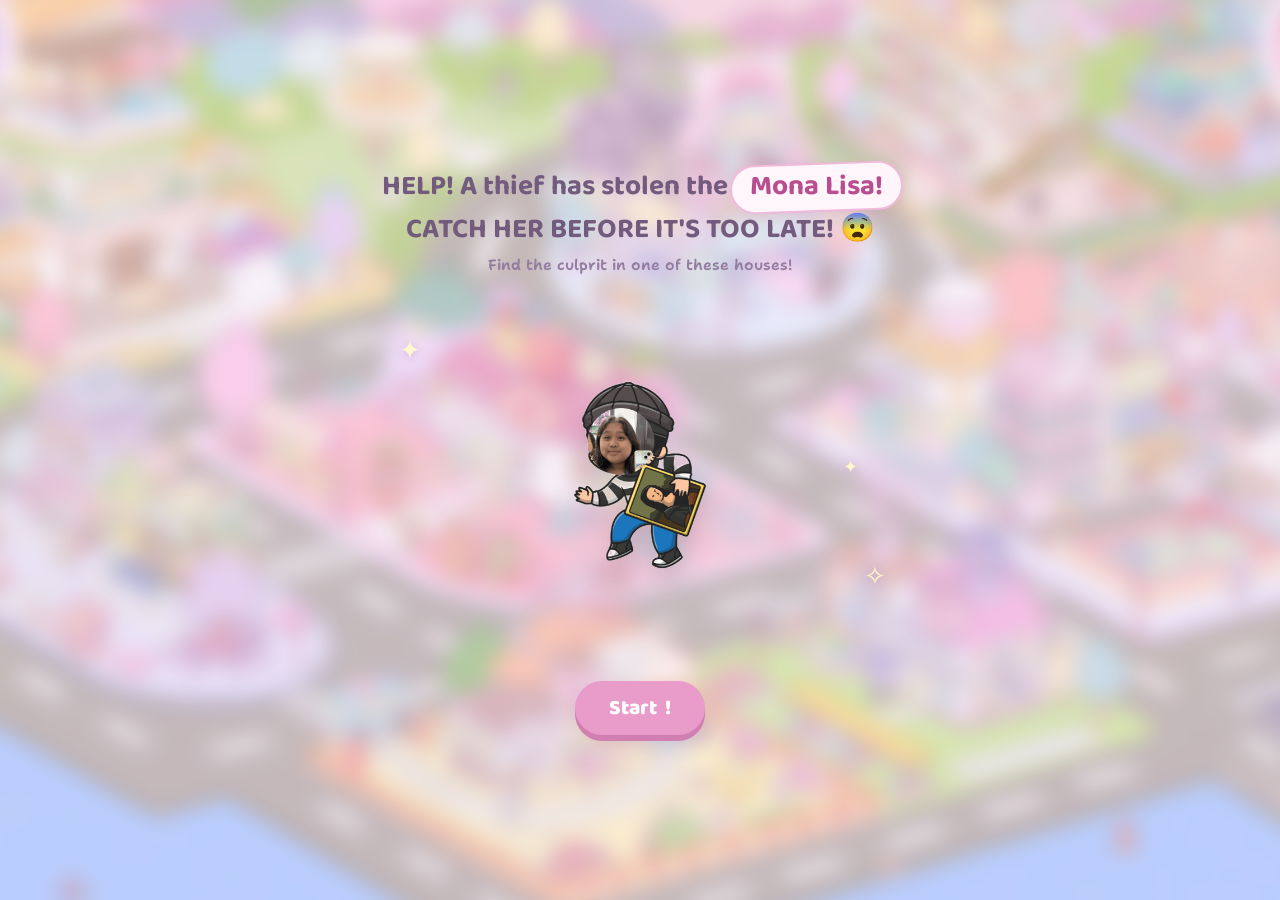
<file: index.html>
<!DOCTYPE html>
<html lang="id">
<head>
    <meta charset="UTF-8">
    <meta name="viewport" content="width=device-width, initial-scale=1.0">
    <title>Web SDGs - Ray 92/33</title>
    <link rel="preconnect" href="https://fonts.googleapis.com">
    <link rel="preconnect" href="https://fonts.gstatic.com" crossorigin>
    <link href="https://fonts.googleapis.com/css2?family=Baloo+2:wght@700;800&family=Cinzel:wght@600;700;800&family=Shantell+Sans:wght@400;600;700&display=swap" rel="stylesheet">
    <link rel="stylesheet" href="style.css">
</head>
<body>

    <!-- layar awal (intro) -->
    <div id="intro" class="intro-overlay">
        <div class="blur-bg"></div>

        <div class="intro-box">
            <h1>
                HELP! A thief has stolen the <span class="mona-oval">Mona Lisa!</span><br>
                CATCH HER BEFORE IT'S TOO LATE! 😨
            </h1>
            <p class="sub">Find the culprit in one of these houses!</p>

            <div class="thief-wrap">
                <span class="sparkle s1">✦</span>
                <span class="sparkle s2">✧</span>
                <span class="sparkle s3">✦</span>
                <img src="thief.png" alt="Mona Lisa thief" class="thief-img">
            </div>

            <button id="startBtn" class="btn-start">
                Start <span>!</span>
            </button>
        </div>
    </div>

    <!-- area kota utama -->
    <main id="townArea" class="town-area">
        <img src="download (2).jpg" alt="Town Map" class="town-bg">

        <!-- tombol hotspot ikon rumah (kiri atas) -> beranda.html -->
        <a href="beranda.html" class="icon-hotspot home-spot" title="Beranda"></a>

        <!-- tombol hotspot ikon badan orang + (kanan atas) -> abtme.html -->
        <a href="abtme.html" class="icon-hotspot newpage-spot" title="About Me"></a>

        <!-- tombol-tombol di atas bangunan -->
        <a href="sdg1.html" class="house-btn" style="top: 22%; left: 16%;">
            🏠 SDG 1
        </a>

        <a href="sdg3.html" class="house-btn" style="top: 45%; left: 42%;">
            🏥 SDG 3
        </a>

        <a href="kerjasama.html" class="house-btn" style="top: 17%; left: 73%;">
            🤝 Kerjasama
        </a>

        <!-- Sumber tetap pop-up -->
        <button id="sumberBtn" class="house-btn" style="top: 72%; left: 48%;">
            📚 Sumber
        </button>

        <!-- tombol misteri ??? -> thief.html -->
        <a href="thief.html" class="house-btn mystery-btn" style="top: 48%; left: 77%;">
            ❓ ???
        </a>
    </main>

    <!-- tombol Done Reading di kanan bawah -->
    <button id="doneBtn" class="done-btn">
        Done Reading ✔
    </button>

    <!-- pop-up khusus Sumber -->
    <div id="infoModal" class="modal-overlay">
        <div class="modal-card">
            <button id="closeModal" class="close-btn">✕</button>
            <span class="modal-badge">📖 Daftar Pustaka & Referensi</span>
            <h2>Sumber Informasi</h2>
            <p class="modal-text">Berikut sumber yang digunakan dalam website ini:
1. United Nations - Sustainable Development Goals (sdgs.un.org)
2. Bappenas Indonesia - Portal SDGs Nasional
3. Kementerian Luar Negeri RI</p>
        </div>
    </div>

    <!-- layar post-credit ala cinema -->
    <div id="doomsdayScreen" class="doomsday-overlay">
        <div class="post-credit-box">
            <p class="credit-word w1">THE THIEF</p>
            <p class="credit-word w2">WILL RETURN</p>
            <p class="credit-word w3">IN</p>
            <h2 class="doomsday-title w4">AVENGERS: DOOMSDAY</h2>

            <p id="openingNote" class="opening-note">Opening countdown in a new tab...</p>

            <div class="doomsday-actions">
                <a id="ytDirectLink" href="https://www.youtube.com/live/f17J3AXVK5w?si=MRW2QEdV-jBTbC7a" target="_blank" rel="noopener noreferrer" class="yt-link">
                    Buka Countdown YouTube ↗
                </a>
                <button id="backToTownBtn" class="back-town-btn">
                    ← Kembali ke Kota
                </button>
            </div>
        </div>
    </div>

    <script src="script.js"></script>
</body>
</html>
</file>
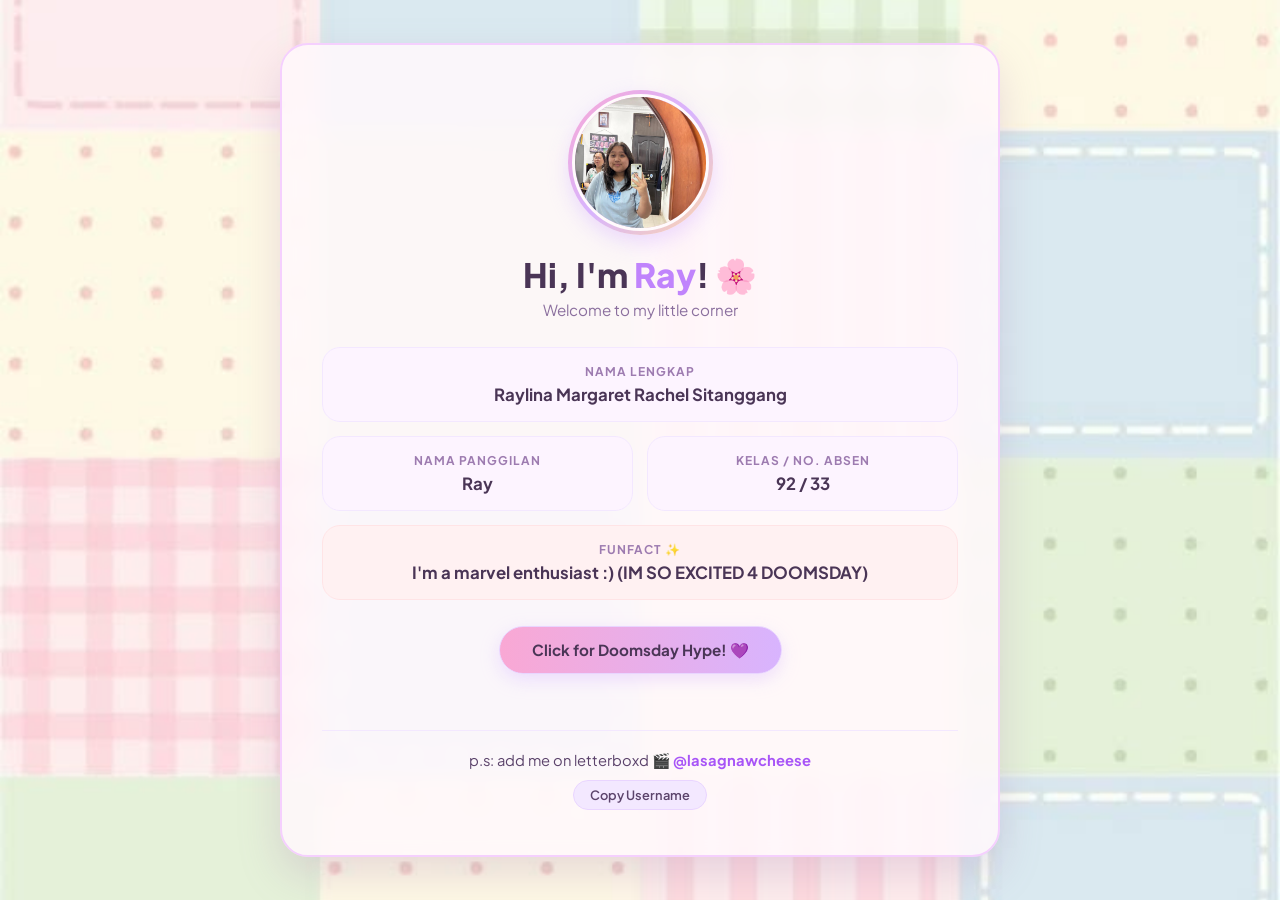
<file: abtme.html>
<!DOCTYPE html>
<html lang="id">
<head>
    <meta charset="UTF-8">
    <meta name="viewport" content="width=device-width, initial-scale=1.0">
    <title>About Me - Ray</title>
    <link rel="stylesheet" href="abtme.css">
    <link href="https://fonts.googleapis.com/css2?family=Plus+Jakarta+Sans:wght@400;600;700;800&display=swap" rel="stylesheet">
</head>
<body>

    <div class="container">
        <div class="profile-section">
            <div class="profile-frame">
                <img src="ray.jpeg" alt="Foto Ray" class="profile-pic" id="profilePic">
            </div>
            <h1 class="nickname">Hi, I'm <span class="highlight">Ray</span>! 🌸</h1>
            <p class="subtitle">Welcome to my little corner</p>
        </div>

        <div class="info-grid">
            <div class="info-item">
                <span class="label">Nama Lengkap</span>
                <span class="value">Raylina Margaret Rachel Sitanggang</span>
            </div>
            
            <div class="info-row">
                <div class="info-item">
                    <span class="label">Nama Panggilan</span>
                    <span class="value">Ray</span>
                </div>
                <div class="info-item">
                    <span class="label">Kelas / No. Absen</span>
                    <span class="value">92 / 33</span>
                </div>
            </div>

            <div class="info-item funfact-box">
                <span class="label">Funfact ✨</span>
                <span class="value">I'm a marvel enthusiast :) <strong>(IM SO EXCITED 4 DOOMSDAY)</strong></span>
            </div>
        </div>

        <div class="action-section">
            <button id="hypeBtn" class="pastel-btn">Click for Doomsday Hype! 💜</button>
            <p id="hypeText" class="hype-message"></p>
        </div>

        <div class="footer-note">
            <p>p.s: add me on letterboxd 🎬 
                <a href="https://letterboxd.com/lasagnawcheese/" target="_blank">@lasagnawcheese</a>
            </p>
            <button id="copyBtn" class="copy-btn">Copy Username</button>
        </div>
    </div>

    <script src="abtme.js"></script>
</body>
</html>
</file>
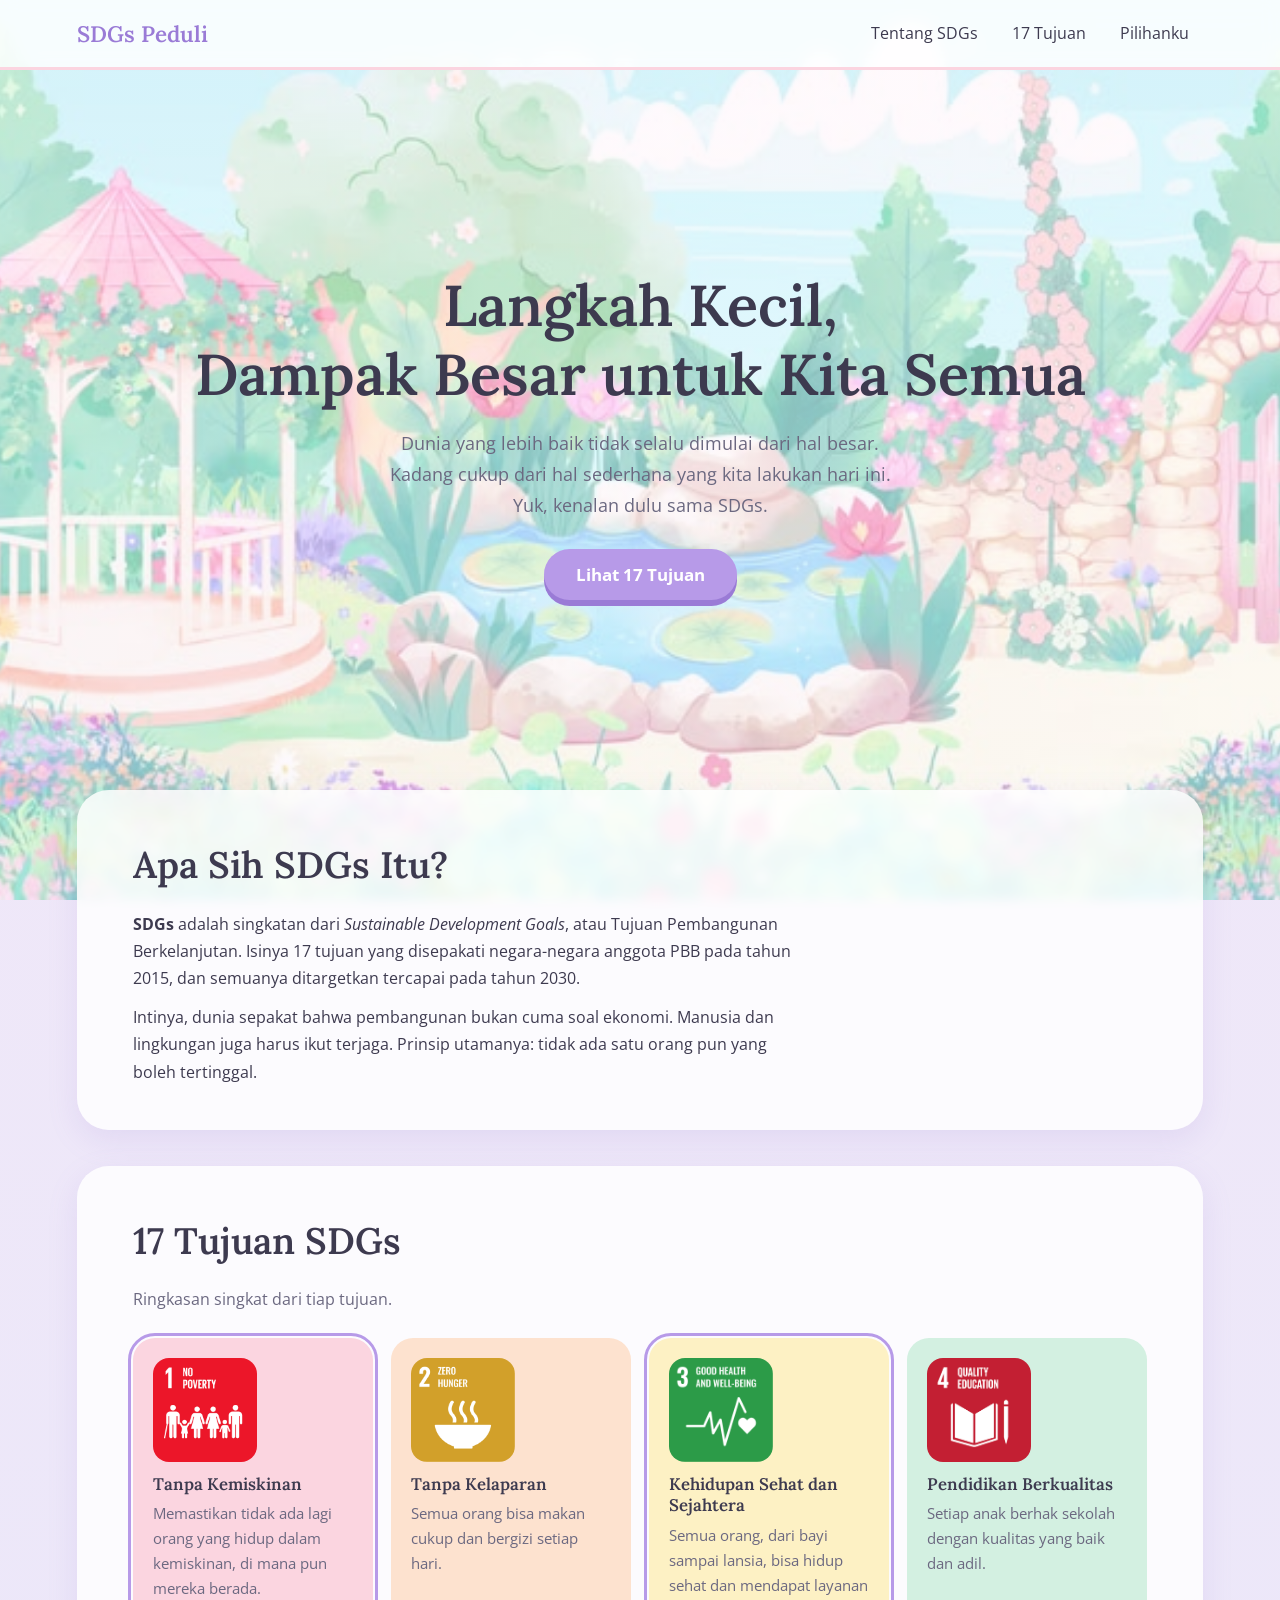
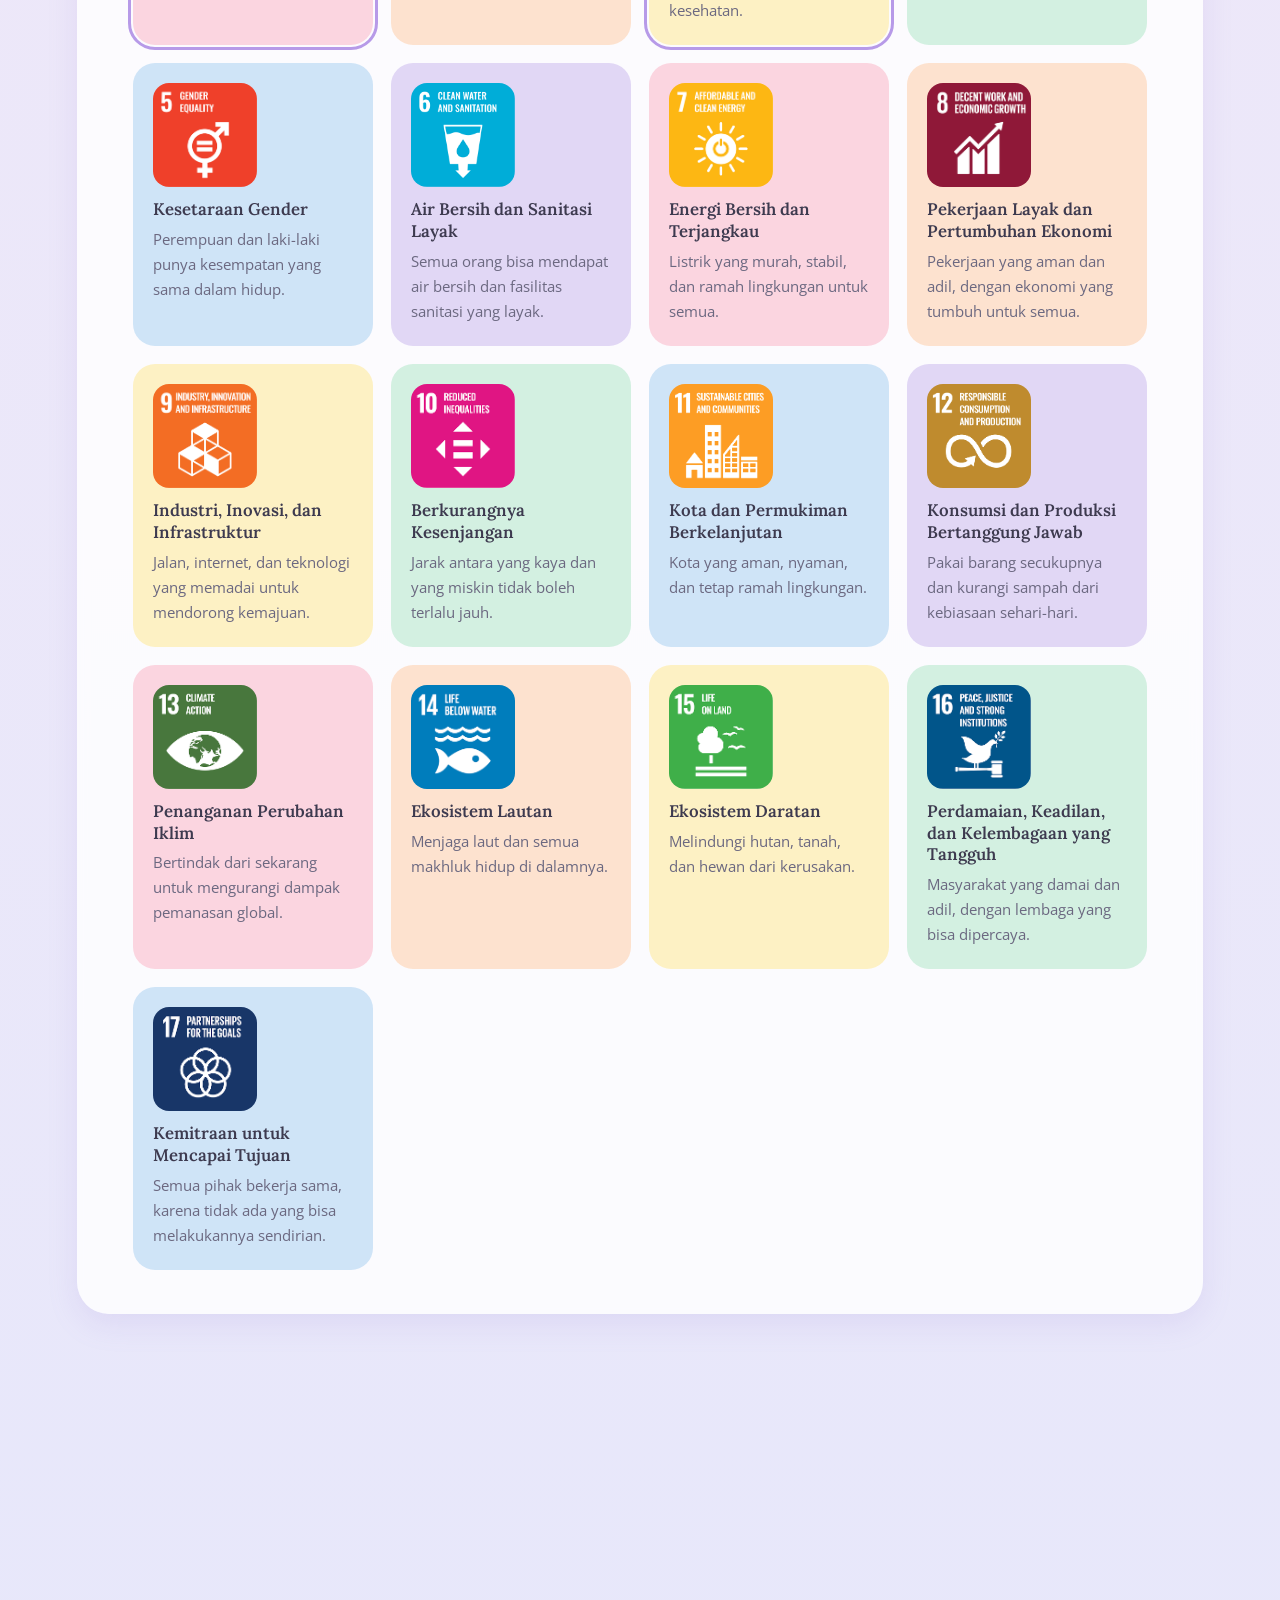
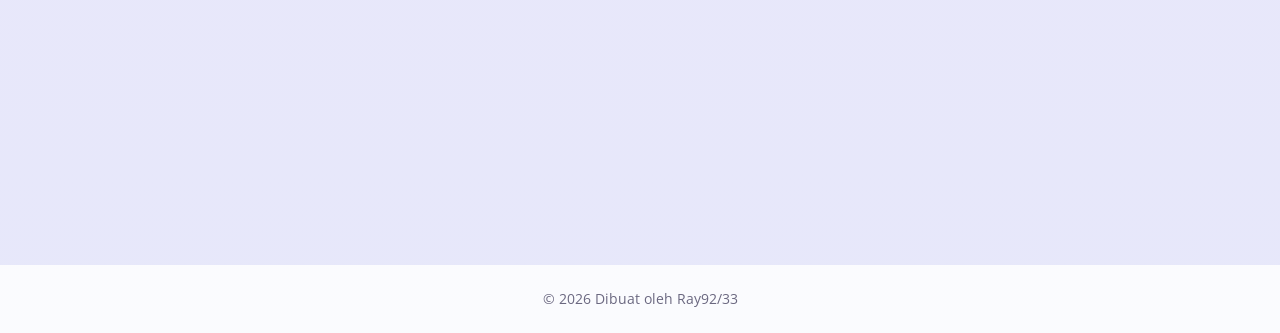
<file: beranda.html>
<!DOCTYPE html>
<html lang="id">
<head>
  <meta charset="UTF-8">
  <meta name="viewport" content="width=device-width, initial-scale=1">
  <title>Beranda | Kampanye SDGs: Langkah Kecil, Dampak Besar</title>
  <link rel="preconnect" href="https://fonts.googleapis.com">
  <link rel="preconnect" href="https://fonts.gstatic.com" crossorigin>
  <link href="https://fonts.googleapis.com/css2?family=Lora:wght@600;700&family=Open+Sans:wght@400;600;700&display=swap" rel="stylesheet">
  <link rel="stylesheet" href="beranda.css">
</head>
<body>

  <header class="navbar">
    <a class="logo" href="beranda.html">SDGs Peduli</a>
    <nav>
      <a href="#tentang">Tentang SDGs</a>
      <a href="#tujuan">17 Tujuan</a>
      <a href="#fokus">Pilihanku</a>
    </nav>
  </header>

  <section class="hero">
    <div class="hero-teks">
      <h1>Langkah Kecil, <br>Dampak Besar untuk Kita Semua</h1>
      <p class="sub">Dunia yang lebih baik tidak selalu dimulai dari hal besar. Kadang cukup dari hal sederhana yang kita lakukan hari ini. Yuk, kenalan dulu sama SDGs.</p>
      <a href="#tujuan" class="tombol">Lihat 17 Tujuan</a>
    </div>
  </section>

  <main>

    <section id="tentang" class="panel reveal">
      <h2>Apa Sih SDGs Itu?</h2>
      <div class="dua-kolom">
        <div>
          <p><strong>SDGs</strong> adalah singkatan dari <em>Sustainable Development Goals</em>, atau Tujuan Pembangunan Berkelanjutan. Isinya 17 tujuan yang disepakati negara-negara anggota PBB pada tahun 2015, dan semuanya ditargetkan tercapai pada tahun 2030.</p>
          <p>Intinya, dunia sepakat bahwa pembangunan bukan cuma soal ekonomi. Manusia dan lingkungan juga harus ikut terjaga. Prinsip utamanya: tidak ada satu orang pun yang boleh tertinggal.</p>
        </div>
      </div>
    </section>

    <section id="tujuan" class="panel reveal">
      <h2>17 Tujuan SDGs</h2>
      <p class="pengantar">Ringkasan singkat dari tiap tujuan.</p>

      <div class="grid-sdgs">
        <article class="kartu c1 sorot">
          <figure class="slot ikon">
            <img src="sdgs1.png" alt="Logo SDG 1">
          </figure>
          <h3>Tanpa Kemiskinan</h3>
          <p>Memastikan tidak ada lagi orang yang hidup dalam kemiskinan, di mana pun mereka berada.</p>
        </article>
        <article class="kartu c2">
          <figure class="slot ikon">
            <img src="sdg2" alt="Logo SDG 2">
          </figure>
          <h3>Tanpa Kelaparan</h3>
          <p>Semua orang bisa makan cukup dan bergizi setiap hari.</p>
        </article>
        <article class="kartu c3 sorot">
          <figure class="slot ikon">
            <img src="sdg3.webp" alt="Logo SDG 3">
          </figure>
          <h3>Kehidupan Sehat dan Sejahtera</h3>
          <p>Semua orang, dari bayi sampai lansia, bisa hidup sehat dan mendapat layanan kesehatan.</p>
        </article>
        <article class="kartu c4">
          <figure class="slot ikon">
            <img src="sdg4.png" alt="Logo SDG 4">
          </figure>
          <h3>Pendidikan Berkualitas</h3>
          <p>Setiap anak berhak sekolah dengan kualitas yang baik dan adil.</p>
        </article>
        <article class="kartu c5">
          <figure class="slot ikon">
            <img src="sdg5.png" alt="Logo SDG 5">
          </figure>
          <h3>Kesetaraan Gender</h3>
          <p>Perempuan dan laki-laki punya kesempatan yang sama dalam hidup.</p>
        </article>
        <article class="kartu c6">
          <figure class="slot ikon">
            <img src="sdg6.webp" alt="Logo SDG 6">
          </figure>
          <h3>Air Bersih dan Sanitasi Layak</h3>
          <p>Semua orang bisa mendapat air bersih dan fasilitas sanitasi yang layak.</p>
        </article>
        <article class="kartu c7">
          <figure class="slot ikon">
            <img src="sdg7.png" alt="Logo SDG 7">
          </figure>
          <h3>Energi Bersih dan Terjangkau</h3>
          <p>Listrik yang murah, stabil, dan ramah lingkungan untuk semua.</p>
        </article>
        <article class="kartu c8">
          <figure class="slot ikon">
            <img src="sdg8.png" alt="Logo SDG 8">
          </figure>
          <h3>Pekerjaan Layak dan Pertumbuhan Ekonomi</h3>
          <p>Pekerjaan yang aman dan adil, dengan ekonomi yang tumbuh untuk semua.</p>
        </article>
        <article class="kartu c9">
          <figure class="slot ikon">
            <img src="sdg9.png" alt="Logo SDG 9">
          </figure>
          <h3>Industri, Inovasi, dan Infrastruktur</h3>
          <p>Jalan, internet, dan teknologi yang memadai untuk mendorong kemajuan.</p>
        </article>
        <article class="kartu c10">
          <figure class="slot ikon">
            <img src="sdg10.png" alt="Logo SDG 10">
          </figure>
          <h3>Berkurangnya Kesenjangan</h3>
          <p>Jarak antara yang kaya dan yang miskin tidak boleh terlalu jauh.</p>
        </article>
        <article class="kartu c11">
          <figure class="slot ikon">
            <img src="sdg11.png" alt="Logo SDG 11">
          </figure>
          <h3>Kota dan Permukiman Berkelanjutan</h3>
          <p>Kota yang aman, nyaman, dan tetap ramah lingkungan.</p>
        </article>
        <article class="kartu c12">
          <figure class="slot ikon">
            <img src="sdg12.png" alt="Logo SDG 12">
          </figure>
          <h3>Konsumsi dan Produksi Bertanggung Jawab</h3>
          <p>Pakai barang secukupnya dan kurangi sampah dari kebiasaan sehari-hari.</p>
        </article>
        <article class="kartu c13">
          <figure class="slot ikon">
            <img src="sdg13.png" alt="Logo SDG 13">
          </figure>
          <h3>Penanganan Perubahan Iklim</h3>
          <p>Bertindak dari sekarang untuk mengurangi dampak pemanasan global.</p>
        </article>
        <article class="kartu c14">
          <figure class="slot ikon">
            <img src="sdg14.png" alt="Logo SDG 14">
          </figure>
          <h3>Ekosistem Lautan</h3>
          <p>Menjaga laut dan semua makhluk hidup di dalamnya.</p>
        </article>
        <article class="kartu c15">
          <figure class="slot ikon">
            <img src="sdg15.png" alt="Logo SDG 15">
          </figure>
          <h3>Ekosistem Daratan</h3>
          <p>Melindungi hutan, tanah, dan hewan dari kerusakan.</p>
        </article>
        <article class="kartu c16">
          <figure class="slot ikon">
            <img src="sdg16.png" alt="Logo SDG 16">
          </figure>
          <h3>Perdamaian, Keadilan, dan Kelembagaan yang Tangguh</h3>
          <p>Masyarakat yang damai dan adil, dengan lembaga yang bisa dipercaya.</p>
        </article>
        <article class="kartu c17">
          <figure class="slot ikon">
            <img src="sdg17.png" alt="Logo SDG 17">
          </figure>
          <h3>Kemitraan untuk Mencapai Tujuan</h3>
          <p>Semua pihak bekerja sama, karena tidak ada yang bisa melakukannya sendirian.</p>
        </article>
      </div>
    </section>

    <section id="fokus" class="panel reveal">
      <h2>Dua Tujuan Pilihanku</h2>
      <p class="pengantar">Aku memilih SDG 1 dan SDG 3 karena menurutku keduanya paling dekat dengan kehidupan sehari-hari.</p>

      <div class="fokus-grid">
        <article class="fokus c1">
          <h3>SDG 1: Tanpa Kemiskinan</h3>
          <p>Kemiskinan tidak hanya mengenai uang. Tetapi ini juga soal bisa makan layak, memiliki tempat tinggal, dan mendapatkan kesempatan untuk sekolah. Saya ingin agar lebih peka dengan orang-orang di sekitar yang mungkin sedang butuh bantuan.</p>
        </article>

        <article class="fokus c3">
          <h3>SDG 3: Kehidupan Sehat dan Sejahtera</h3>
          <p>Jika badan sehat, kita bisa belajar, bekerja, dan membantu orang lain dengan lebih baik. Sehat juga tidak hanya soal fisik, tetapi kesehatan mental juga sama pentingnya.</p>
        </article>
      </div>
    </section>

  </main>

  <footer>
    <p>&copy; 2026 Dibuat oleh Ray92/33</p>
  </footer>

  <script>
    const items = document.querySelectorAll('.reveal');
    const obs = new IntersectionObserver((entries) => {
      entries.forEach(e => {
        if (e.isIntersecting) {
          e.target.classList.add('tampil');
          obs.unobserve(e.target);
        }
      });
    }, { threshold: 0.15 });
    items.forEach(el => obs.observe(el));
  </script>
</body>
</html>
</file>
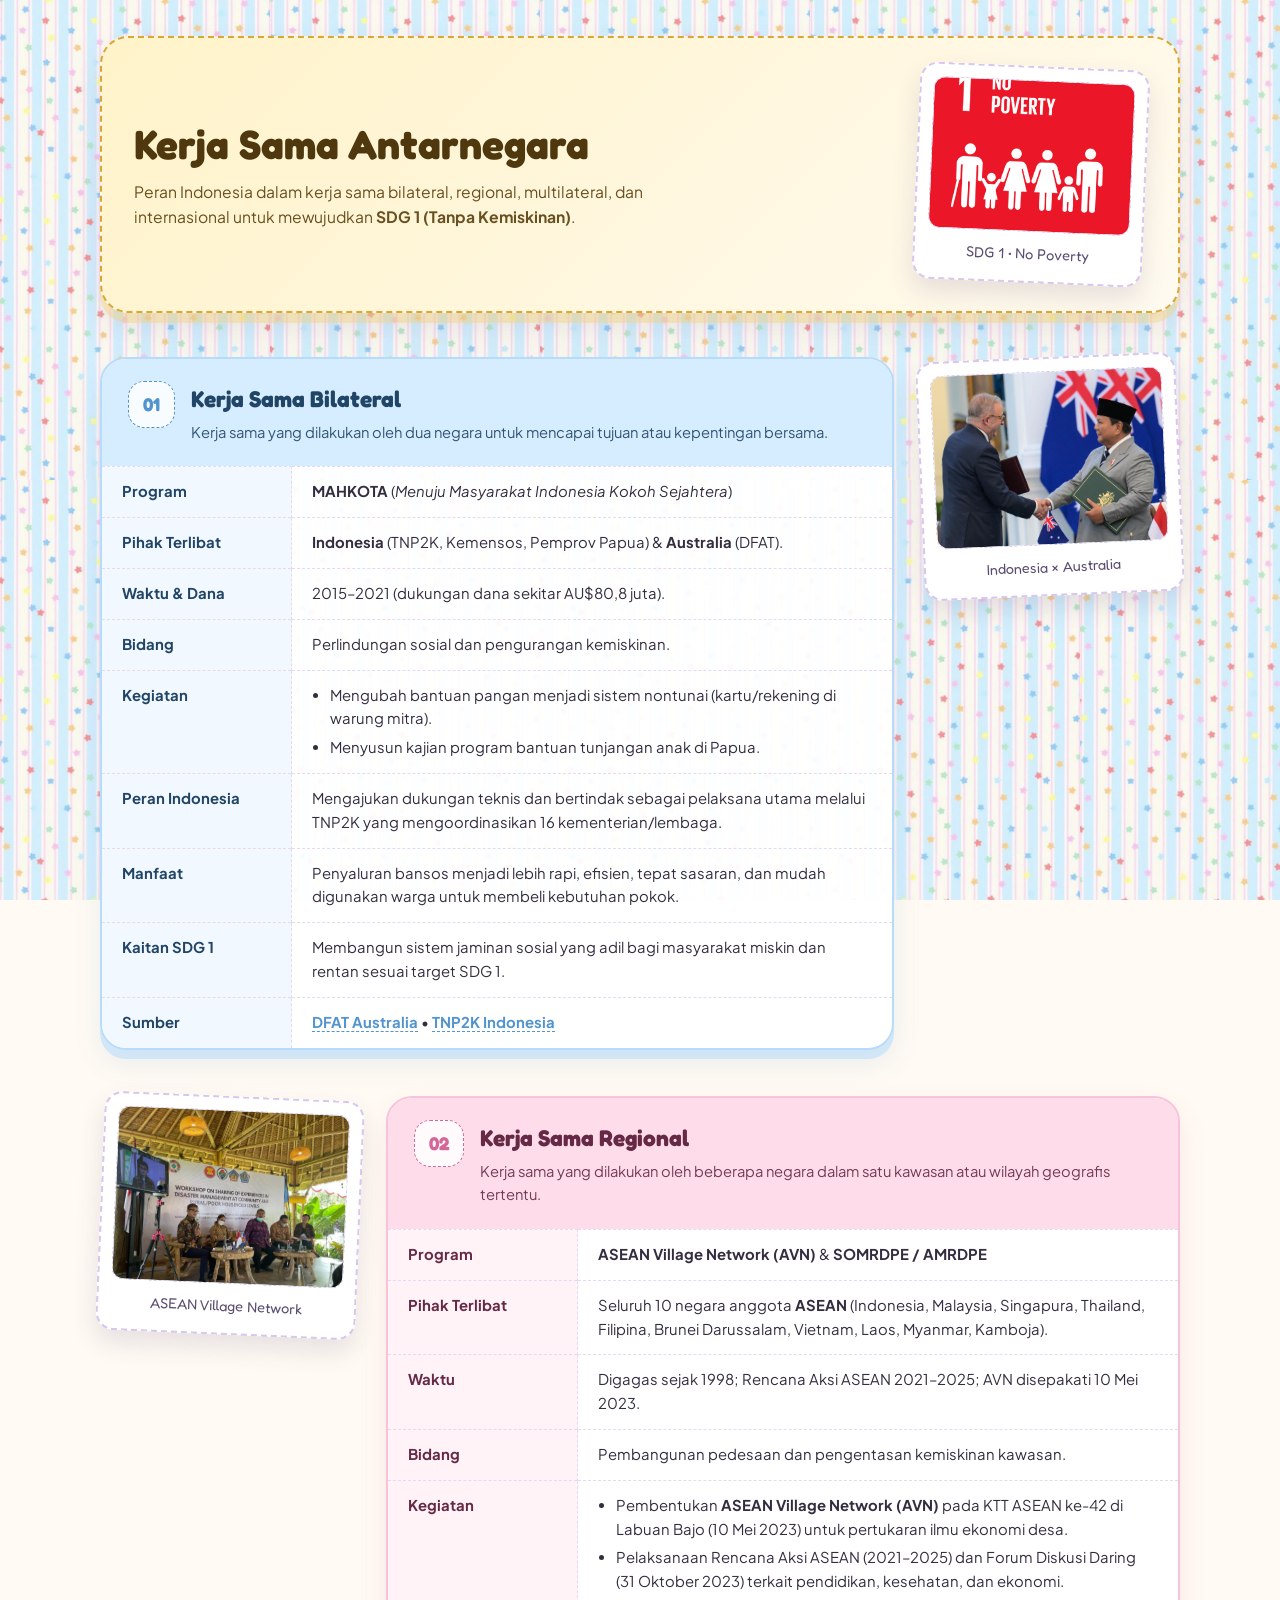
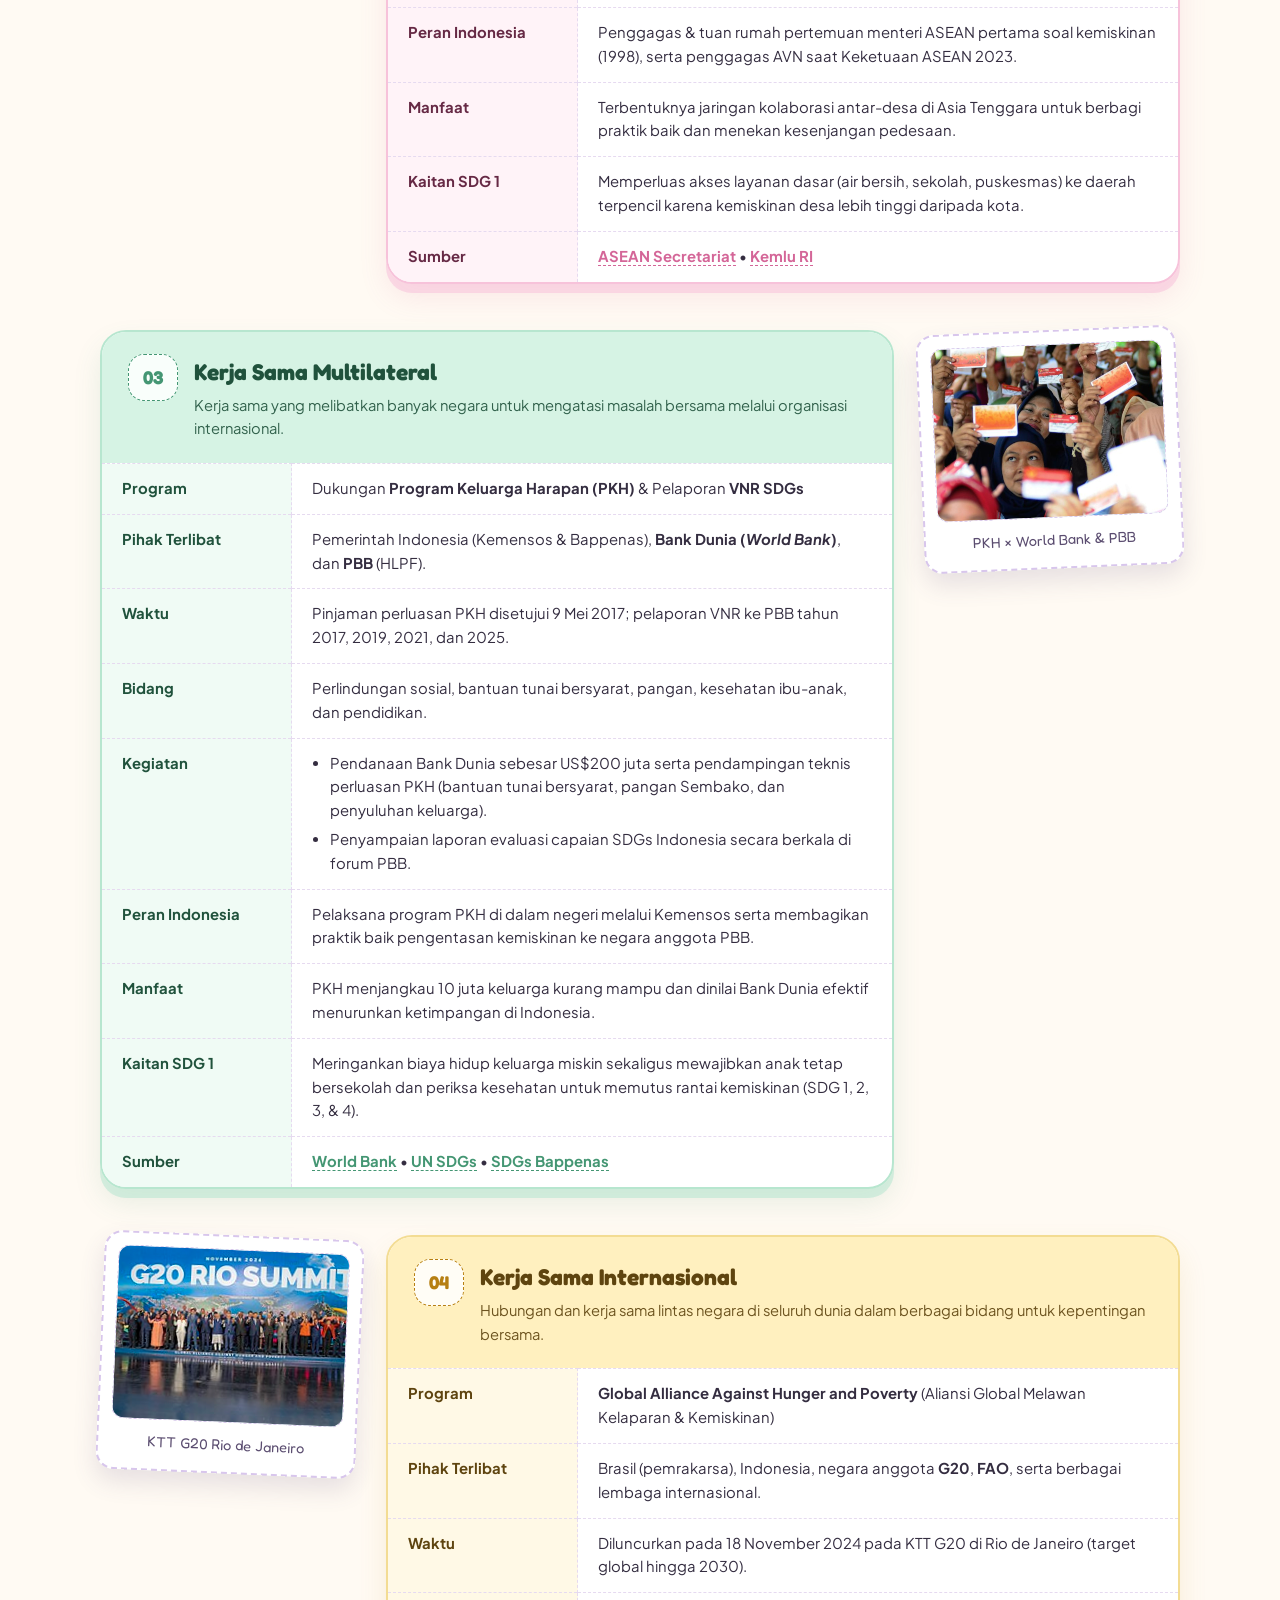
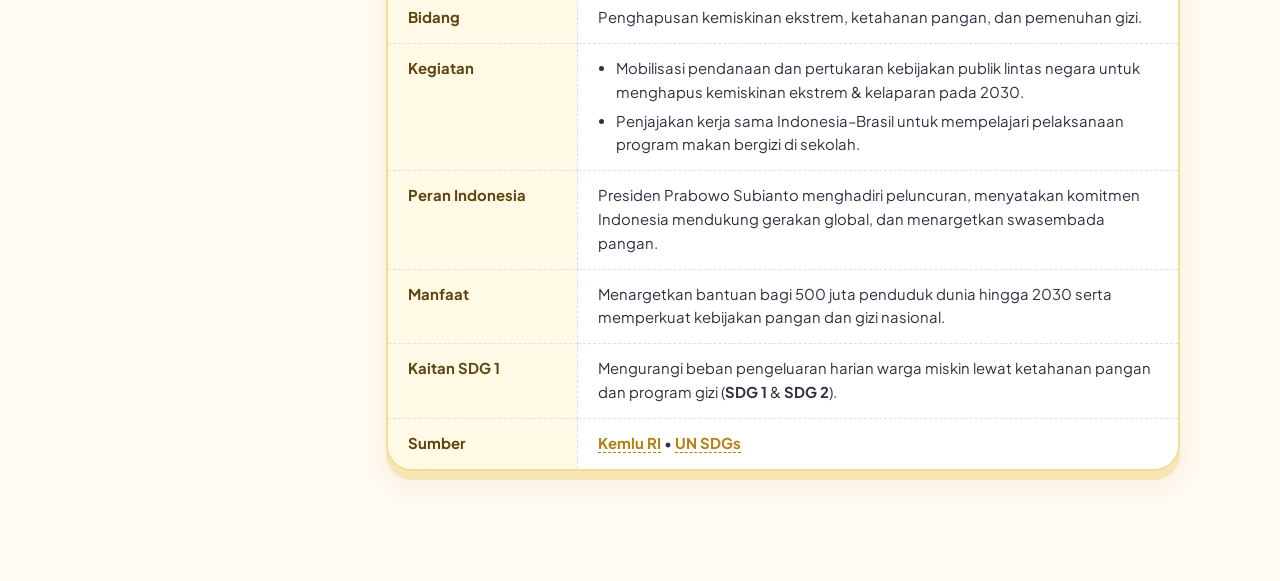
<file: kerjasama.html>
<!DOCTYPE html>
<html lang="id">
<head>
  <meta charset="UTF-8" />
  <meta name="viewport" content="width=device-width, initial-scale=1.0" />
  <title>Kerja Sama Antarnegara &bull; SDG 1</title>
  <link rel="preconnect" href="https://fonts.googleapis.com" />
  <link rel="preconnect" href="https://fonts.gstatic.com" crossorigin />
  <link href="https://fonts.googleapis.com/css2?family=Fredoka:wght@500;600;700&family=Plus+Jakarta+Sans:wght@400;500;600;700&display=swap" rel="stylesheet" />
  <link rel="stylesheet" href="kerjasama.css" />
</head>
<body>

  <main class="page-wrapper">
    <!-- Hero Header -->
    <header class="page-hero">
      <div class="hero-content">
        <h1>Kerja Sama Antarnegara</h1>
        <p>
          Peran Indonesia dalam kerja sama bilateral, regional, multilateral, dan internasional
          untuk mewujudkan <strong>SDG 1 (Tanpa Kemiskinan)</strong>.
        </p>
      </div>

      <!-- Foto Utama di Samping -->
      <div class="hero-photo polaroid tilt-right">
        <div class="photo-frame">
          <!-- Ganti src dengan foto utama kamu, misal: assets/sdg1-hero.jpg -->
          <img src="sdgs1.png" alt="Ilustrasi SDG 1 Tanpa Kemiskinan" onerror="this.style.display='none'" />
          <span class="photo-hint">+ foto utama</span>
        </div>
        <span class="polaroid-caption">SDG 1 &bull; No Poverty</span>
      </div>
    </header>

    <!-- 1. KERJA SAMA BILATERAL -->
    <section class="kerjasama-section theme-blue">
      <div class="section-grid">
        <!-- Tabel Kiri -->
        <div class="table-card">
          <div class="card-top">
            <span class="num-badge">01</span>
            <div>
              <h2>Kerja Sama Bilateral</h2>
              <p>Kerja sama yang dilakukan oleh dua negara untuk mencapai tujuan atau kepentingan bersama.</p>
            </div>
          </div>

          <table class="kerjasama-table">
            <tbody>
              <tr>
                <th>Program</th>
                <td><strong>MAHKOTA</strong> (<em>Menuju Masyarakat Indonesia Kokoh Sejahtera</em>)</td>
              </tr>
              <tr>
                <th>Pihak Terlibat</th>
                <td><strong>Indonesia</strong> (TNP2K, Kemensos, Pemprov Papua) &amp; <strong>Australia</strong> (DFAT).</td>
              </tr>
              <tr>
                <th>Waktu &amp; Dana</th>
                <td>2015–2021 (dukungan dana sekitar AU$80,8 juta).</td>
              </tr>
              <tr>
                <th>Bidang</th>
                <td>Perlindungan sosial dan pengurangan kemiskinan.</td>
              </tr>
              <tr>
                <th>Kegiatan</th>
                <td>
                  <ul>
                    <li>Mengubah bantuan pangan menjadi sistem nontunai (kartu/rekening di warung mitra).</li>
                    <li>Menyusun kajian program bantuan tunjangan anak di Papua.</li>
                  </ul>
                </td>
              </tr>
              <tr>
                <th>Peran Indonesia</th>
                <td>Mengajukan dukungan teknis dan bertindak sebagai pelaksana utama melalui TNP2K yang mengoordinasikan 16 kementerian/lembaga.</td>
              </tr>
              <tr>
                <th>Manfaat</th>
                <td>Penyaluran bansos menjadi lebih rapi, efisien, tepat sasaran, dan mudah digunakan warga untuk membeli kebutuhan pokok.</td>
              </tr>
              <tr>
                <th>Kaitan SDG 1</th>
                <td>Membangun sistem jaminan sosial yang adil bagi masyarakat miskin dan rentan sesuai target SDG 1.</td>
              </tr>
              <tr>
                <th>Sumber</th>
                <td>
                  <a href="https://www.dfat.gov.au" target="_blank" rel="noopener noreferrer">DFAT Australia</a> &bull;
                  <a href="https://www.tnp2k.go.id" target="_blank" rel="noopener noreferrer">TNP2K Indonesia</a>
                </td>
              </tr>
            </tbody>
          </table>
        </div>

        <!-- Foto Samping Kanan -->
        <aside class="side-gallery">
          <div class="polaroid tilt-left">
            <div class="photo-frame">
              <img src="mahkota.jpeg" alt="Program MAHKOTA" onerror="this.style.display='none'" />
              <span class="photo-hint">+ foto bilateral</span>
            </div>
            <span class="polaroid-caption">Indonesia &times; Australia</span>
          </div>
        </aside>
      </div>
    </section>

    <!-- 2. KERJA SAMA REGIONAL -->
    <section class="kerjasama-section theme-pink">
      <div class="section-grid reverse">
        <!-- Tabel Kanan -->
        <div class="table-card">
          <div class="card-top">
            <span class="num-badge">02</span>
            <div>
              <h2>Kerja Sama Regional</h2>
              <p>Kerja sama yang dilakukan oleh beberapa negara dalam satu kawasan atau wilayah geografis tertentu.</p>
            </div>
          </div>

          <table class="kerjasama-table">
            <tbody>
              <tr>
                <th>Program</th>
                <td><strong>ASEAN Village Network (AVN)</strong> &amp; <strong>SOMRDPE / AMRDPE</strong></td>
              </tr>
              <tr>
                <th>Pihak Terlibat</th>
                <td>Seluruh 10 negara anggota <strong>ASEAN</strong> (Indonesia, Malaysia, Singapura, Thailand, Filipina, Brunei Darussalam, Vietnam, Laos, Myanmar, Kamboja).</td>
              </tr>
              <tr>
                <th>Waktu</th>
                <td>Digagas sejak 1998; Rencana Aksi ASEAN 2021–2025; AVN disepakati 10 Mei 2023.</td>
              </tr>
              <tr>
                <th>Bidang</th>
                <td>Pembangunan pedesaan dan pengentasan kemiskinan kawasan.</td>
              </tr>
              <tr>
                <th>Kegiatan</th>
                <td>
                  <ul>
                    <li>Pembentukan <strong>ASEAN Village Network (AVN)</strong> pada KTT ASEAN ke-42 di Labuan Bajo (10 Mei 2023) untuk pertukaran ilmu ekonomi desa.</li>
                    <li>Pelaksanaan Rencana Aksi ASEAN (2021–2025) dan Forum Diskusi Daring (31 Oktober 2023) terkait pendidikan, kesehatan, dan ekonomi.</li>
                  </ul>
                </td>
              </tr>
              <tr>
                <th>Peran Indonesia</th>
                <td>Penggagas &amp; tuan rumah pertemuan menteri ASEAN pertama soal kemiskinan (1998), serta penggagas AVN saat Keketuaan ASEAN 2023.</td>
              </tr>
              <tr>
                <th>Manfaat</th>
                <td>Terbentuknya jaringan kolaborasi antar-desa di Asia Tenggara untuk berbagi praktik baik dan menekan kesenjangan pedesaan.</td>
              </tr>
              <tr>
                <th>Kaitan SDG 1</th>
                <td>Memperluas akses layanan dasar (air bersih, sekolah, puskesmas) ke daerah terpencil karena kemiskinan desa lebih tinggi daripada kota.</td>
              </tr>
              <tr>
                <th>Sumber</th>
                <td>
                  <a href="https://asean.org" target="_blank" rel="noopener noreferrer">ASEAN Secretariat</a> &bull;
                  <a href="https://kemlu.go.id" target="_blank" rel="noopener noreferrer">Kemlu RI</a>
                </td>
              </tr>
            </tbody>
          </table>
        </div>

        <!-- Foto Samping Kiri -->
        <aside class="side-gallery">
          <div class="polaroid tilt-right">
            <div class="photo-frame">
              <img src="aseanvillage.jpg" alt="ASEAN Village Network" onerror="this.style.display='none'" />
              <span class="photo-hint">+ foto ASEAN</span>
            </div>
            <span class="polaroid-caption">ASEAN Village Network</span>
          </div>
        </aside>
      </div>
    </section>

    <!-- 3. KERJA SAMA MULTILATERAL -->
    <section class="kerjasama-section theme-sage">
      <div class="section-grid">
        <!-- Tabel Kiri -->
        <div class="table-card">
          <div class="card-top">
            <span class="num-badge">03</span>
            <div>
              <h2>Kerja Sama Multilateral</h2>
              <p>Kerja sama yang melibatkan banyak negara untuk mengatasi masalah bersama melalui organisasi internasional.</p>
            </div>
          </div>

          <table class="kerjasama-table">
            <tbody>
              <tr>
                <th>Program</th>
                <td>Dukungan <strong>Program Keluarga Harapan (PKH)</strong> &amp; Pelaporan <strong>VNR SDGs</strong></td>
              </tr>
              <tr>
                <th>Pihak Terlibat</th>
                <td>Pemerintah Indonesia (Kemensos &amp; Bappenas), <strong>Bank Dunia (<em>World Bank</em>)</strong>, dan <strong>PBB</strong> (HLPF).</td>
              </tr>
              <tr>
                <th>Waktu</th>
                <td>Pinjaman perluasan PKH disetujui 9 Mei 2017; pelaporan VNR ke PBB tahun 2017, 2019, 2021, dan 2025.</td>
              </tr>
              <tr>
                <th>Bidang</th>
                <td>Perlindungan sosial, bantuan tunai bersyarat, pangan, kesehatan ibu-anak, dan pendidikan.</td>
              </tr>
              <tr>
                <th>Kegiatan</th>
                <td>
                  <ul>
                    <li>Pendanaan Bank Dunia sebesar US$200 juta serta pendampingan teknis perluasan PKH (bantuan tunai bersyarat, pangan Sembako, dan penyuluhan keluarga).</li>
                    <li>Penyampaian laporan evaluasi capaian SDGs Indonesia secara berkala di forum PBB.</li>
                  </ul>
                </td>
              </tr>
              <tr>
                <th>Peran Indonesia</th>
                <td>Pelaksana program PKH di dalam negeri melalui Kemensos serta membagikan praktik baik pengentasan kemiskinan ke negara anggota PBB.</td>
              </tr>
              <tr>
                <th>Manfaat</th>
                <td>PKH menjangkau 10 juta keluarga kurang mampu dan dinilai Bank Dunia efektif menurunkan ketimpangan di Indonesia.</td>
              </tr>
              <tr>
                <th>Kaitan SDG 1</th>
                <td>Meringankan biaya hidup keluarga miskin sekaligus mewajibkan anak tetap bersekolah dan periksa kesehatan untuk memutus rantai kemiskinan (SDG 1, 2, 3, &amp; 4).</td>
              </tr>
              <tr>
                <th>Sumber</th>
                <td>
                  <a href="https://www.worldbank.org" target="_blank" rel="noopener noreferrer">World Bank</a> &bull;
                  <a href="https://sdgs.un.org" target="_blank" rel="noopener noreferrer">UN SDGs</a> &bull;
                  <a href="https://sdgs.bappenas.go.id" target="_blank" rel="noopener noreferrer">SDGs Bappenas</a>
                </td>
              </tr>
            </tbody>
          </table>
        </div>

        <!-- Foto Samping Kanan -->
        <aside class="side-gallery">
          <div class="polaroid tilt-left">
            <div class="photo-frame">
              <img src="pkh.jpg" alt="PKH dan World Bank" onerror="this.style.display='none'" />
              <span class="photo-hint">+ foto multilateral</span>
            </div>
            <span class="polaroid-caption">PKH &times; World Bank &amp; PBB</span>
          </div>
        </aside>
      </div>
    </section>

    <!-- 4. KERJA SAMA INTERNASIONAL -->
    <section class="kerjasama-section theme-butter">
      <div class="section-grid reverse">
        <!-- Tabel Kanan -->
        <div class="table-card">
          <div class="card-top">
            <span class="num-badge">04</span>
            <div>
              <h2>Kerja Sama Internasional</h2>
              <p>Hubungan dan kerja sama lintas negara di seluruh dunia dalam berbagai bidang untuk kepentingan bersama.</p>
            </div>
          </div>

          <table class="kerjasama-table">
            <tbody>
              <tr>
                <th>Program</th>
                <td><strong>Global Alliance Against Hunger and Poverty</strong> (Aliansi Global Melawan Kelaparan &amp; Kemiskinan)</td>
              </tr>
              <tr>
                <th>Pihak Terlibat</th>
                <td>Brasil (pemrakarsa), Indonesia, negara anggota <strong>G20</strong>, <strong>FAO</strong>, serta berbagai lembaga internasional.</td>
              </tr>
              <tr>
                <th>Waktu</th>
                <td>Diluncurkan pada 18 November 2024 pada KTT G20 di Rio de Janeiro (target global hingga 2030).</td>
              </tr>
              <tr>
                <th>Bidang</th>
                <td>Penghapusan kemiskinan ekstrem, ketahanan pangan, dan pemenuhan gizi.</td>
              </tr>
              <tr>
                <th>Kegiatan</th>
                <td>
                  <ul>
                    <li>Mobilisasi pendanaan dan pertukaran kebijakan publik lintas negara untuk menghapus kemiskinan ekstrem &amp; kelaparan pada 2030.</li>
                    <li>Penjajakan kerja sama Indonesia–Brasil untuk mempelajari pelaksanaan program makan bergizi di sekolah.</li>
                  </ul>
                </td>
              </tr>
              <tr>
                <th>Peran Indonesia</th>
                <td>Presiden Prabowo Subianto menghadiri peluncuran, menyatakan komitmen Indonesia mendukung gerakan global, dan menargetkan swasembada pangan.</td>
              </tr>
              <tr>
                <th>Manfaat</th>
                <td>Menargetkan bantuan bagi 500 juta penduduk dunia hingga 2030 serta memperkuat kebijakan pangan dan gizi nasional.</td>
              </tr>
              <tr>
                <th>Kaitan SDG 1</th>
                <td>Mengurangi beban pengeluaran harian warga miskin lewat ketahanan pangan dan program gizi (<strong>SDG 1</strong> &amp; <strong>SDG 2</strong>).</td>
              </tr>
              <tr>
                <th>Sumber</th>
                <td>
                  <a href="https://kemlu.go.id" target="_blank" rel="noopener noreferrer">Kemlu RI</a> &bull;
                  <a href="https://sdgs.un.org" target="_blank" rel="noopener noreferrer">UN SDGs</a>
                </td>
              </tr>
            </tbody>
          </table>
        </div>

        <!-- Foto Samping Kiri -->
        <aside class="side-gallery">
          <div class="polaroid tilt-right">
            <div class="photo-frame">
              <img src="ktt g20.jpg" alt="KTT G20" onerror="this.style.display='none'" />
              <span class="photo-hint">+ foto G20</span>
            </div>
            <span class="polaroid-caption">KTT G20 Rio de Janeiro</span>
          </div>
        </aside>
      </div>
    </section>
  </main>

</body>
</html>
</file>
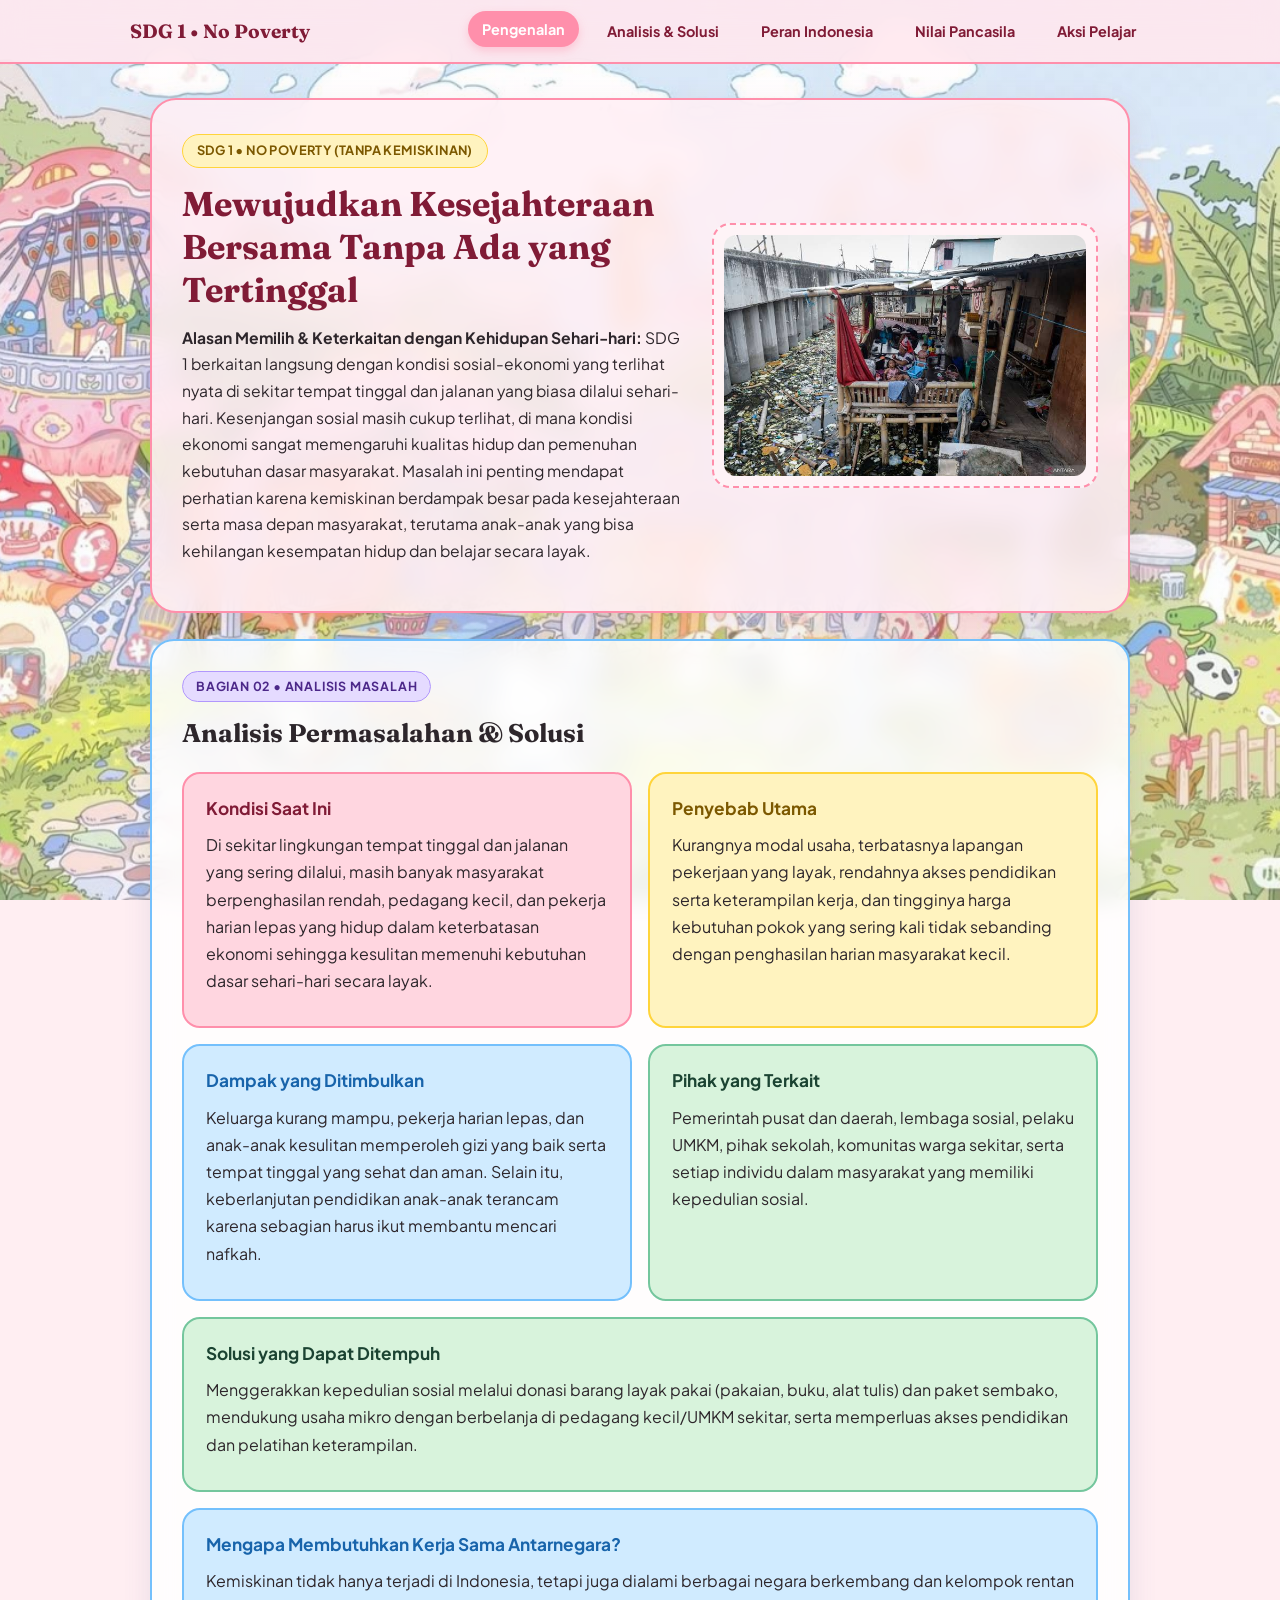
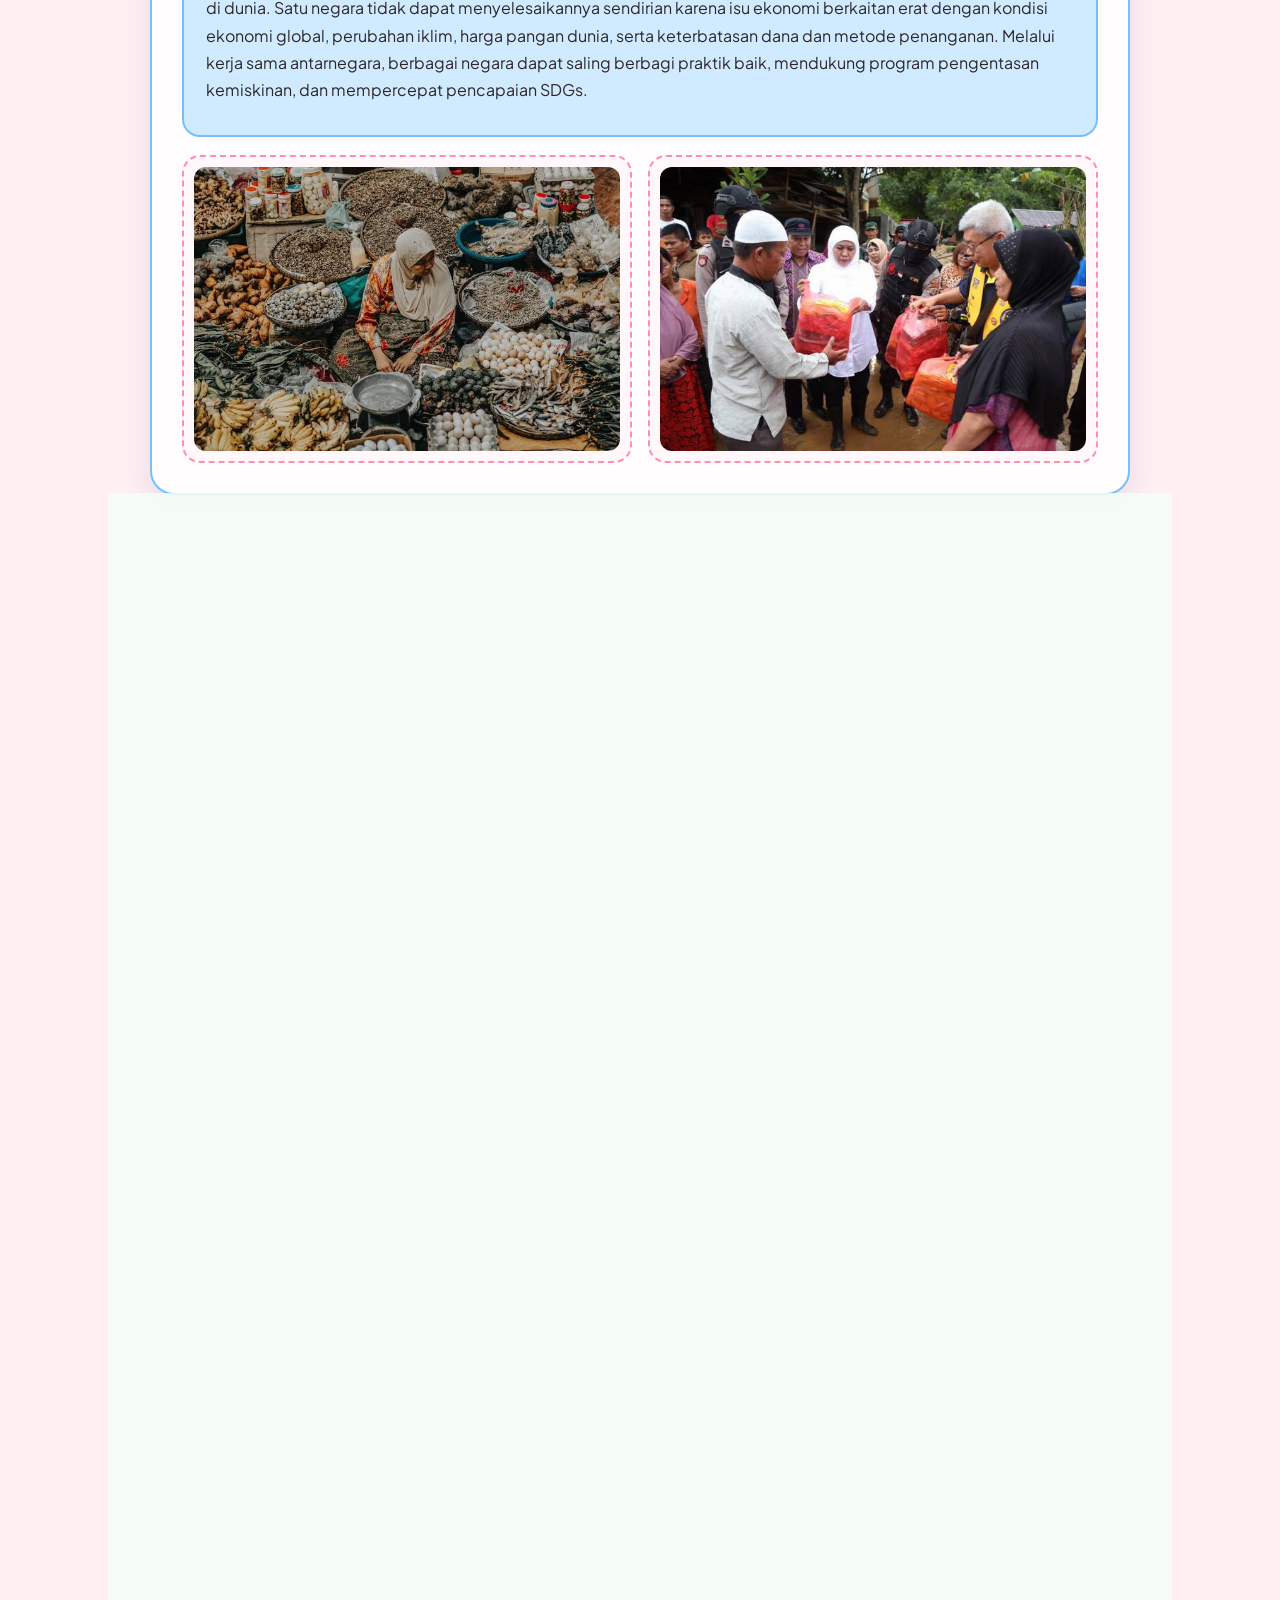
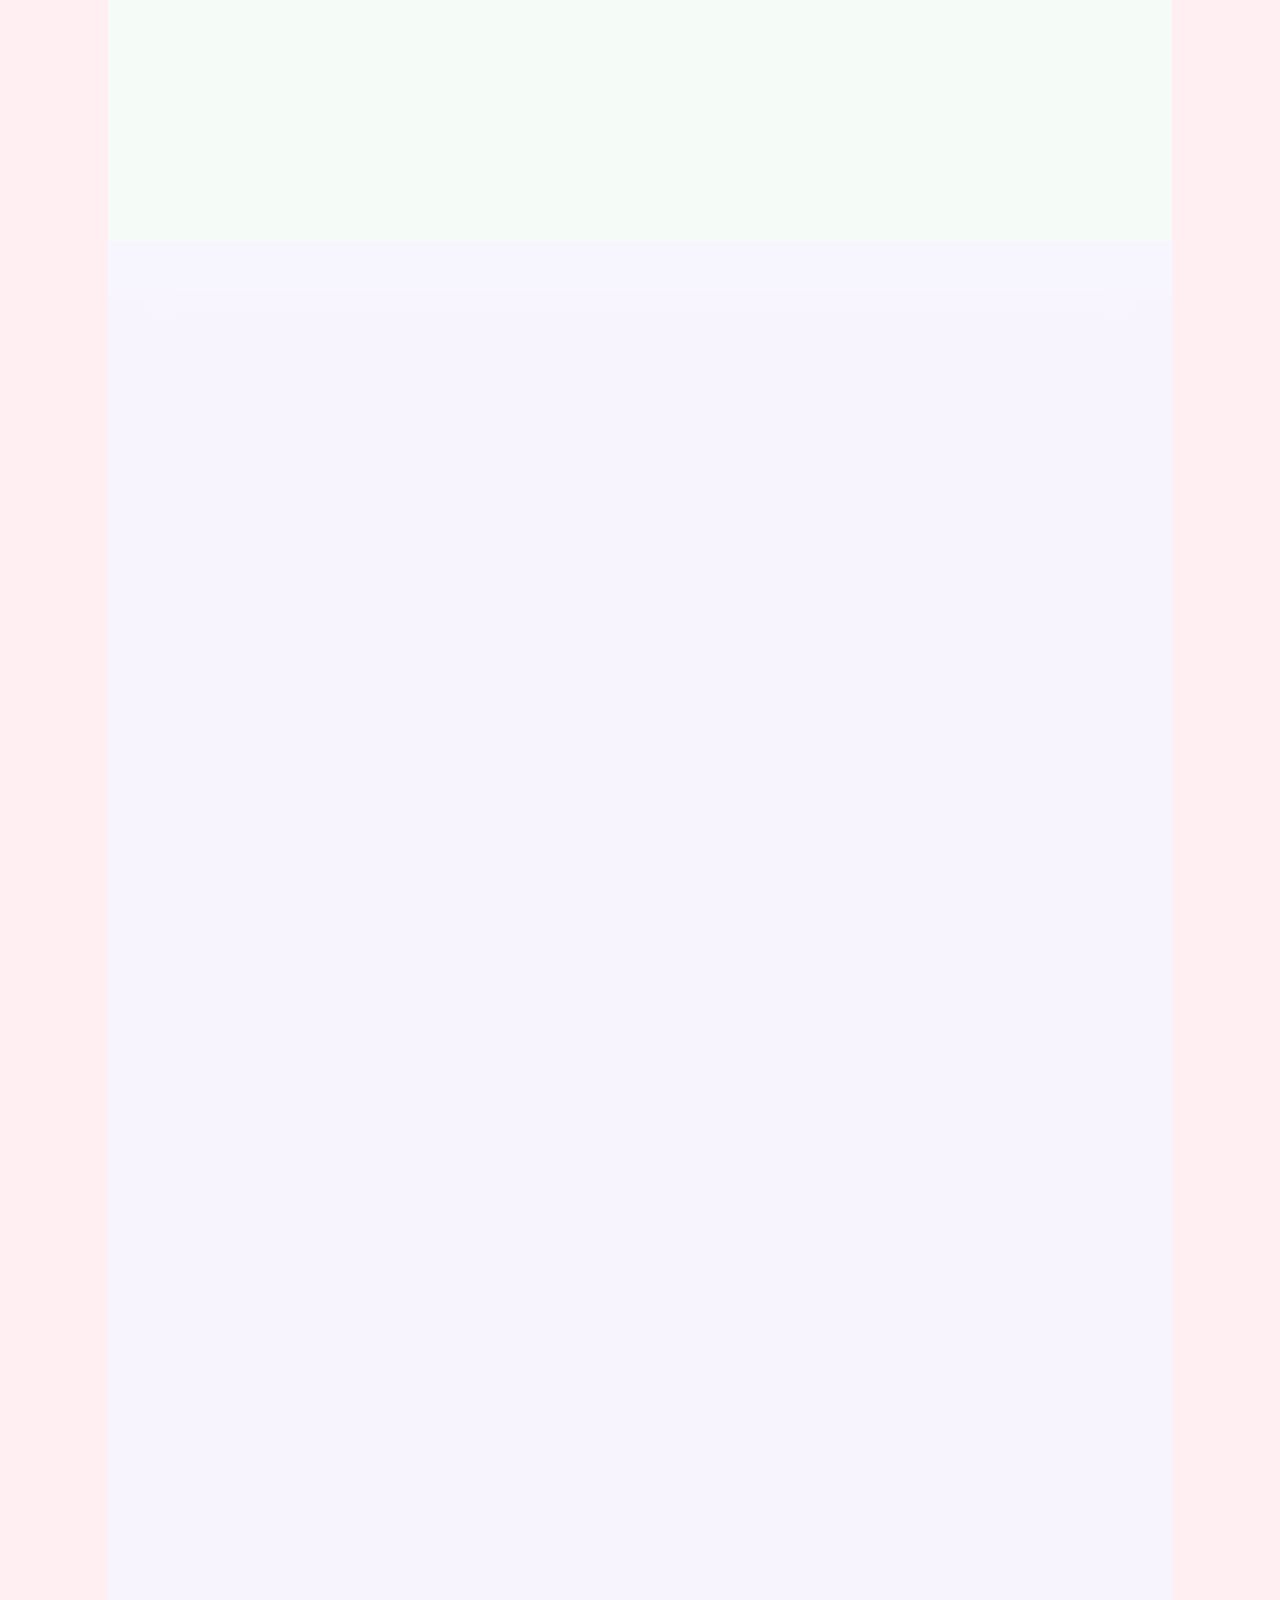
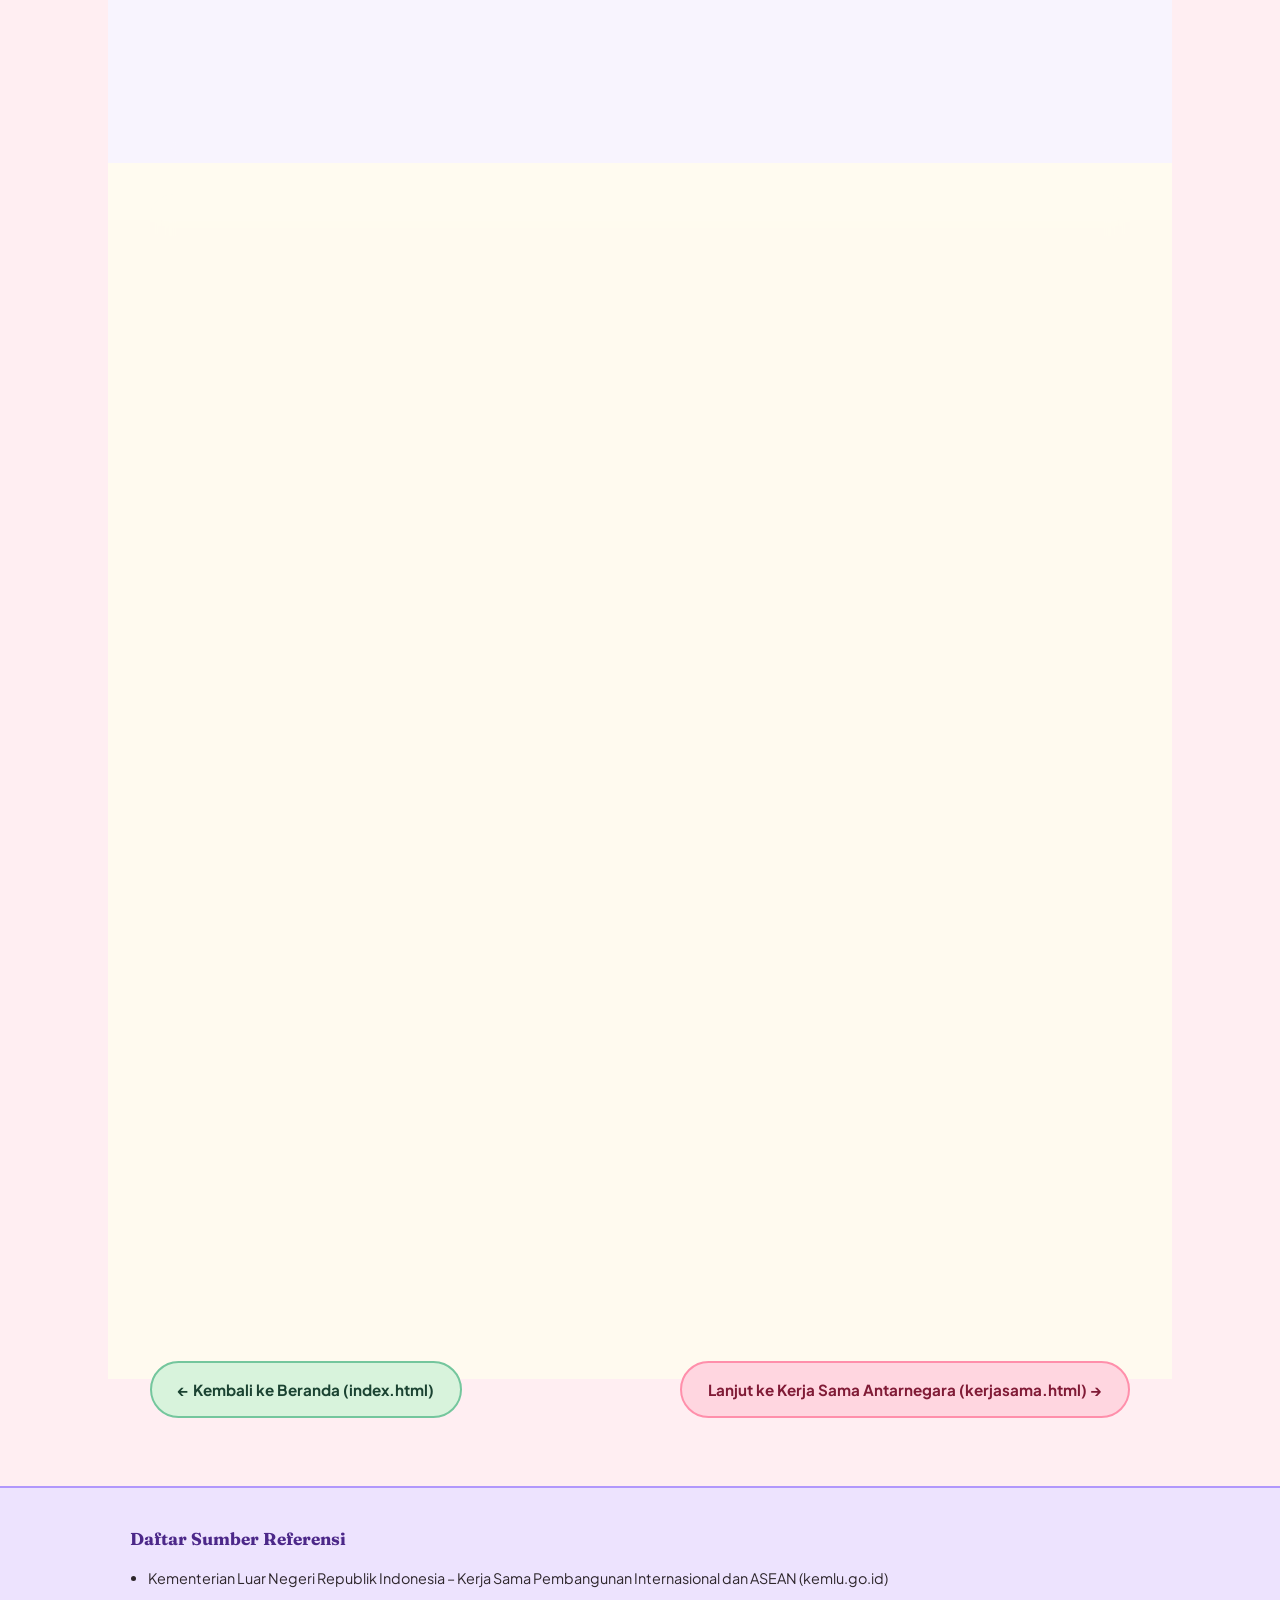
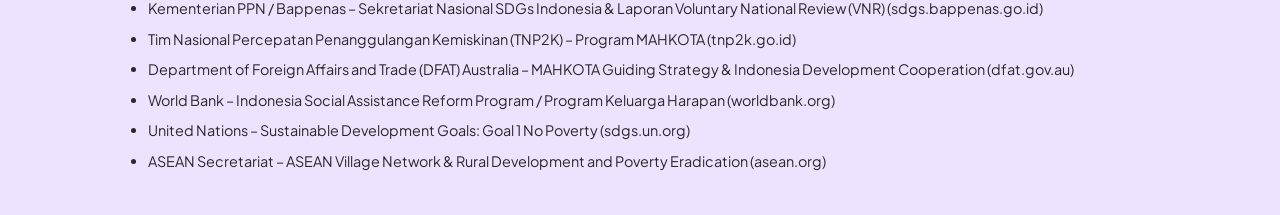
<file: sdg1.html>
<!DOCTYPE html>
<html lang="id">
<head>
  <meta charset="UTF-8" />
  <meta name="viewport" content="width=device-width, initial-scale=1.0" />
  <title>SDG 1: Tanpa Kemiskinan — Proyek IPS & PPKn</title>
  <link rel="preconnect" href="https://fonts.googleapis.com" />
  <link rel="preconnect" href="https://fonts.gstatic.com" crossorigin />
  <link href="https://fonts.googleapis.com/css2?family=Fraunces:opsz,wght@9..144,600;9..144,700&family=Plus+Jakarta+Sans:wght@400;500;600;700&display=swap" rel="stylesheet" />
  <link rel="stylesheet" href="sdg1.css" />
</head>
<body>

  <nav>
    <div class="nav-inner">
      <a href="index.html" class="nav-brand">SDG 1 • No Poverty</a>
      <div class="nav-links">
        <a href="#pengenalan">Pengenalan</a>
        <a href="#analisis">Analisis & Solusi</a>
        <a href="#peran-indonesia">Peran Indonesia</a>
        <a href="#pancasila">Nilai Pancasila</a>
        <a href="#aksi-nyata">Aksi Pelajar</a>
      </div>
    </div>
  </nav>

  <header class="hero" id="pengenalan">
    <div class="hero-box">
      <div>
        <span class="badge">SDG 1 • NO POVERTY (TANPA KEMISKINAN)</span>
        <h1>Mewujudkan Kesejahteraan Bersama Tanpa Ada yang Tertinggal</h1>
        <p class="hero-desc">
          <strong>Alasan Memilih & Keterkaitan dengan Kehidupan Sehari-hari:</strong>
          SDG 1 berkaitan langsung dengan kondisi sosial-ekonomi yang terlihat nyata di sekitar tempat tinggal dan jalanan yang biasa dilalui sehari-hari. Kesenjangan sosial masih cukup terlihat, di mana kondisi ekonomi sangat memengaruhi kualitas hidup dan pemenuhan kebutuhan dasar masyarakat. Masalah ini penting mendapat perhatian karena kemiskinan berdampak besar pada kesejahteraan serta masa depan masyarakat, terutama anak-anak yang bisa kehilangan kesempatan hidup dan belajar secara layak.
        </p>
      </div>

      <div class="image-slot">
        <img src="poverty1.jpg" alt="Ilustrasi SDG 1 Tanpa Kemiskinan" />
      </div>
    </div>
  </header>

  <main>

    <section class="card" id="analisis">
      <span class="section-tag">Bagian 02 • Analisis Masalah</span>
      <h2>Analisis Permasalahan & Solusi</h2>

      <div class="grid-2">
        <div class="info-box bg-pink">
          <h3>Kondisi Saat Ini</h3>
          <p>Di sekitar lingkungan tempat tinggal dan jalanan yang sering dilalui, masih banyak masyarakat berpenghasilan rendah, pedagang kecil, dan pekerja harian lepas yang hidup dalam keterbatasan ekonomi sehingga kesulitan memenuhi kebutuhan dasar sehari-hari secara layak.</p>
        </div>

        <div class="info-box bg-peach">
          <h3>Penyebab Utama</h3>
          <p>Kurangnya modal usaha, terbatasnya lapangan pekerjaan yang layak, rendahnya akses pendidikan serta keterampilan kerja, dan tingginya harga kebutuhan pokok yang sering kali tidak sebanding dengan penghasilan harian masyarakat kecil.</p>
        </div>

        <div class="info-box bg-sky">
          <h3>Dampak yang Ditimbulkan</h3>
          <p>Keluarga kurang mampu, pekerja harian lepas, dan anak-anak kesulitan memperoleh gizi yang baik serta tempat tinggal yang sehat dan aman. Selain itu, keberlanjutan pendidikan anak-anak terancam karena sebagian harus ikut membantu mencari nafkah.</p>
        </div>

        <div class="info-box bg-sage">
          <h3>Pihak yang Terkait</h3>
          <p>Pemerintah pusat dan daerah, lembaga sosial, pelaku UMKM, pihak sekolah, komunitas warga sekitar, serta setiap individu dalam masyarakat yang memiliki kepedulian sosial.</p>
        </div>

        <div class="info-box bg-sage full-span">
          <h3>Solusi yang Dapat Ditempuh</h3>
          <p>Menggerakkan kepedulian sosial melalui donasi barang layak pakai (pakaian, buku, alat tulis) dan paket sembako, mendukung usaha mikro dengan berbelanja di pedagang kecil/UMKM sekitar, serta memperluas akses pendidikan dan pelatihan keterampilan.</p>
        </div>

        <div class="info-box bg-sky full-span">
          <h3>Mengapa Membutuhkan Kerja Sama Antarnegara?</h3>
          <p>Kemiskinan tidak hanya terjadi di Indonesia, tetapi juga dialami berbagai negara berkembang dan kelompok rentan di dunia. Satu negara tidak dapat menyelesaikannya sendirian karena isu ekonomi berkaitan erat dengan kondisi ekonomi global, perubahan iklim, harga pangan dunia, serta keterbatasan dana dan metode penanganan. Melalui kerja sama antarnegara, berbagai negara dapat saling berbagi praktik baik, mendukung program pengentasan kemiskinan, dan mempercepat pencapaian SDGs.</p>
        </div>
      </div>

      <div class="photo-gallery-2">
        <div class="image-slot">
          <img src="poverty2.jpg" alt="Pedagang kecil dan UMKM sekitar" />
        </div>
        <div class="image-slot">
          <img src="poverty3.jpg" alt="Kepedulian sosial dan pemberdayaan ekonomi" />
        </div>
      </div>
    </section>

    <section class="card" id="peran-indonesia">
      <span class="section-tag">Bagian 03 • Kiprah Global</span>
      <h2>Bukti Peran Aktif Indonesia dalam Kerja Sama SDG 1</h2>
      <p>Dalam kerja sama antarnegara untuk mendukung SDGs 1, Indonesia tidak hanya berperan sebagai penerima bantuan atau anggota pasif, tetapi juga mengambil peran aktif sebagai penggagas, pelaksana, dan mitra strategis:</p>

      <div class="role-list">
        <div class="role-item">
          <div class="role-num">1</div>
          <div>
            <h3>Penggagas Inisiatif Kawasan (ASEAN Village Network)</h3>
            <p>Saat memegang Keketuaan ASEAN pada tahun 2023, Indonesia menggagas pembentukan <em>ASEAN Village Network</em> (AVN) di Labuan Bajo agar desa-desa di Asia Tenggara memiliki wadah kolaborasi untuk membangun kemandirian ekonomi dan menekan kemiskinan pedesaan.</p>
          </div>
        </div>

        <div class="role-item">
          <div class="role-num">2</div>
          <div>
            <h3>Pelaksana dan Koordinator Program Nasional</h3>
            <p>Dalam kemitraan bilateral MAHKOTA bersama Australia, Indonesia tidak sekadar menerima dana, melainkan bertindak sebagai pelaksana utama melalui TNP2K yang mengoordinasikan 16 kementerian dan lembaga untuk mereformasi sistem perlindungan sosial nasional.</p>
          </div>
        </div>

        <div class="role-item">
          <div class="role-num">3</div>
          <div>
            <h3>Berbagi Praktik Baik di Tingkat Global</h3>
            <p>Melalui pelaporan <em>Voluntary National Review</em> (VNR) di PBB serta keberhasilan perluasan Program Keluarga Harapan (PKH) hingga 10 juta keluarga, pengalaman Indonesia dalam menurunkan ketimpangan menjadi rujukan praktik baik bagi negara berkembang lainnya.</p>
          </div>
        </div>

        <div class="role-item">
          <div class="role-num">4</div>
          <div>
            <h3>Komitmen dalam Aliansi Global</h3>
            <p>Pada KTT G20 tahun 2024, Indonesia turut bergabung dalam <em>Global Alliance Against Hunger and Poverty</em> dan berkomitmen memperkuat ketahanan pangan nasional untuk mendukung target global penghapusan kemiskinan ekstrem pada tahun 2030.</p>
          </div>
        </div>
      </div>

      <div class="image-slot" style="margin-top: 18px;">
        <img src="poverty4.jpg" alt="Dokumentasi peran aktif Indonesia di kancah internasional" />
      </div>
    </section>

    <section class="card" id="pancasila">
      <span class="section-tag">Bagian 04 • Nilai Kebangsaan</span>
      <h2>Penerapan Nilai-Nilai Pancasila dalam Kerja Sama SDGs</h2>

      <h3>Sila Pancasila yang Berkaitan Langsung dengan SDG 1</h3>
      <div class="pancasila-grid">
        <div class="info-box bg-pink">
          <h3>Sila ke-2: Kemanusiaan yang Adil dan Beradab</h3>
          <p>Mengajarkan kepedulian, empati, dan saling menolong sesama tanpa membeda-bedakan latar belakang. Tanpa nilai kemanusiaan, masyarakat bisa bersikap acuh terhadap keluarga yang kesulitan memenuhi kebutuhan hidup dasar.</p>
        </div>
        <div class="info-box bg-peach">
          <h3>Sila ke-5: Keadilan Sosial bagi Seluruh Rakyat Indonesia</h3>
          <p>Menegaskan bahwa setiap orang berhak atas kehidupan yang layak dan kesempatan yang sama. Tanpa keadilan sosial, hasil pembangunan hanya dinikmati sebagian pihak, padahal prinsip utama SDGs adalah memastikan tidak ada satu pun yang tertinggal (<em>no one left behind</em>).</p>
        </div>
      </div>

      <h3>Penerapan Pancasila dalam Kerja Sama Antarnegara</h3>
      <div class="pancasila-grid">
        <div class="info-box bg-sage">
          <h3>Nilai Kemanusiaan (Sila ke-2)</h3>
          <p>Indonesia membantu negara lain atas dasar solidaritas dan kepedulian—seperti mengirim bantuan pangan, obat-obatan, atau tenaga ahli saat bencana maupun krisis ekonomi—dengan tetap menghormati martabat negara penerima tanpa merendahkan atau membuatnya bergantung.</p>
        </div>
        <div class="info-box bg-sky">
          <h3>Nilai Persatuan dalam Keberagaman (Sila ke-3)</h3>
          <p>Setiap negara memiliki budaya, bahasa, agama, dan kondisi ekonomi yang berbeda. Indonesia menghargai perbedaan tersebut dengan mendengarkan kebutuhan negara mitra dan tidak memaksakan kehendak, serta menyatukan perbedaan demi tujuan bersama mengurangi kemiskinan dunia.</p>
        </div>
        <div class="info-box bg-peach">
          <h3>Nilai Musyawarah Mufakat (Sila ke-4)</h3>
          <p>Setiap negara memiliki kepentingan masing-masing. Melalui musyawarah, semua pihak dapat menyampaikan kebutuhannya sehingga keputusan tidak diambil sepihak, lebih mudah dijalankan bersama, dan meminimalkan konflik.</p>
        </div>
        <div class="info-box bg-pink">
          <h3>Nilai Keadilan Sosial (Sila ke-5)</h3>
          <p>Keadilan dalam kerja sama diwujudkan melalui pembagian peran dan manfaat sesuai kemampuan dan kebutuhan masing-masing negara. Negara maju mendukung melalui dana atau teknologi, sementara negara berkembang mendapat dukungan tanpa syarat yang memberatkan, disertai pelaporan hasil kerja sama secara terbuka.</p>
        </div>
      </div>

      <div class="info-box bg-sage">
        <h3>Menghadapi Perbedaan Kepentingan Antarnegara</h3>
        <p>Ketika muncul perbedaan kepentingan—misalnya ada negara yang mengejar keuntungan besar sementara negara lain membutuhkan bantuan—Indonesia mengutamakan Sila ke-2 (kemanusiaan), Sila ke-5 (keadilan sosial), dan Sila ke-4 (musyawarah). Indonesia berperan sebagai penengah yang mengedepankan perdamaian (seperti dalam ASEAN dan Gerakan Non-Blok) dengan cara:</p>
        <ol class="step-list">
          <li>Mengajak semua pihak berdialog dan bermusyawarah untuk mencari jalan tengah.</li>
          <li>Menyepakati aturan yang jelas dan terbuka dengan pembagian manfaat yang proporsional.</li>
          <li>Memberikan perhatian dan dukungan lebih besar kepada negara yang paling membutuhkan.</li>
          <li>Mengevaluasi kerja sama secara berkala agar tidak ada pihak yang dirugikan.</li>
        </ol>
      </div>
    </section>

    <section class="card" id="aksi-nyata">
      <span class="section-tag">Bagian 05 • Kontribusi Pelajar</span>
      <h2>Aksi Nyata Pelajar & Refleksi</h2>
      <p>Sebagai wujud pengamalan Sila ke-2 dan Sila ke-5 dalam mendukung SDG 1, tindakan nyata yang dapat dilakukan di lingkungan terdekat antara lain:</p>

      <div class="grid-2">
        <div class="info-box bg-pink">
          <h3>1. Berbagi Sembako & Barang Layak Pakai</h3>
          <p>Menyisihkan uang saku untuk menyalurkan paket sembako sederhana (beras, minyak goreng, gula) atau donasi barang layak pakai (pakaian, buku, alat tulis) kepada warga prasejahtera, petugas kebersihan, dan pekerja harian di sekitar rumah melalui pengurus RT atau kegiatan bakti sosial sekolah agar tepat sasaran.</p>
        </div>

        <div class="info-box bg-sage">
          <h3>2. Mendukung Usaha Mikro Lokal</h3>
          <p>Mendukung usaha mikro dengan membeli dagangan pedagang kecil atau UMKM di sekitar lingkungan tempat tinggal agar roda perekonomian mereka tetap berjalan.</p>
        </div>
      </div>

      <div class="image-slot" style="margin-top: 18px;">
        <img src="poverty5.jpeg" alt="Dokumentasi aksi nyata pelajar di lingkungan sekitar" />
      </div>

      <div class="reflection-quote">
        <strong>Refleksi & Kesimpulan:</strong><br />
        Sustainable Development Goals (SDGs) menjadi panduan nyata untuk membangun kehidupan yang adil, sejahtera, dan berkelanjutan bagi generasi sekarang maupun mendatang. Di tingkat global, Pancasila menjadi pedoman bagi Indonesia dalam menjalin kerja sama antarnegara melalui nilai kemanusiaan, persatuan, musyawarah, dan keadilan sosial agar tidak ada pihak yang tertinggal. Sementara di lingkungan terdekat, perubahan besar dapat dimulai dari langkah sederhana yang dilakukan secara konsisten oleh setiap pelajar melalui kepedulian dan empati terhadap sesama.
      </div>
    </section>

    <div class="page-nav-buttons">
      <a href="index.html" class="btn btn-home">&larr; Kembali ke Beranda (index.html)</a>
      <a href="kerjasama.html" class="btn btn-next">Lanjut ke Kerja Sama Antarnegara (kerjasama.html) &rarr;</a>
    </div>

  </main>

  <button id="backToTop" title="Kembali ke atas">&uarr;</button>

  <footer>
    <div class="footer-inner">
      <h3>Daftar Sumber Referensi</h3>
      <ul class="ref-list">
        <li>Kementerian Luar Negeri Republik Indonesia – Kerja Sama Pembangunan Internasional dan ASEAN (kemlu.go.id)</li>
        <li>Kementerian PPN / Bappenas – Sekretariat Nasional SDGs Indonesia &amp; Laporan Voluntary National Review (VNR) (sdgs.bappenas.go.id)</li>
        <li>Tim Nasional Percepatan Penanggulangan Kemiskinan (TNP2K) – Program MAHKOTA (tnp2k.go.id)</li>
        <li>Department of Foreign Affairs and Trade (DFAT) Australia – MAHKOTA Guiding Strategy &amp; Indonesia Development Cooperation (dfat.gov.au)</li>
        <li>World Bank – Indonesia Social Assistance Reform Program / Program Keluarga Harapan (worldbank.org)</li>
        <li>United Nations – Sustainable Development Goals: Goal 1 No Poverty (sdgs.un.org)</li>
        <li>ASEAN Secretariat – ASEAN Village Network &amp; Rural Development and Poverty Eradication (asean.org)</li>
      </ul>
    </div>
  </footer>

  <script src="sdg1.js"></script>
</body>
</html>
</file>
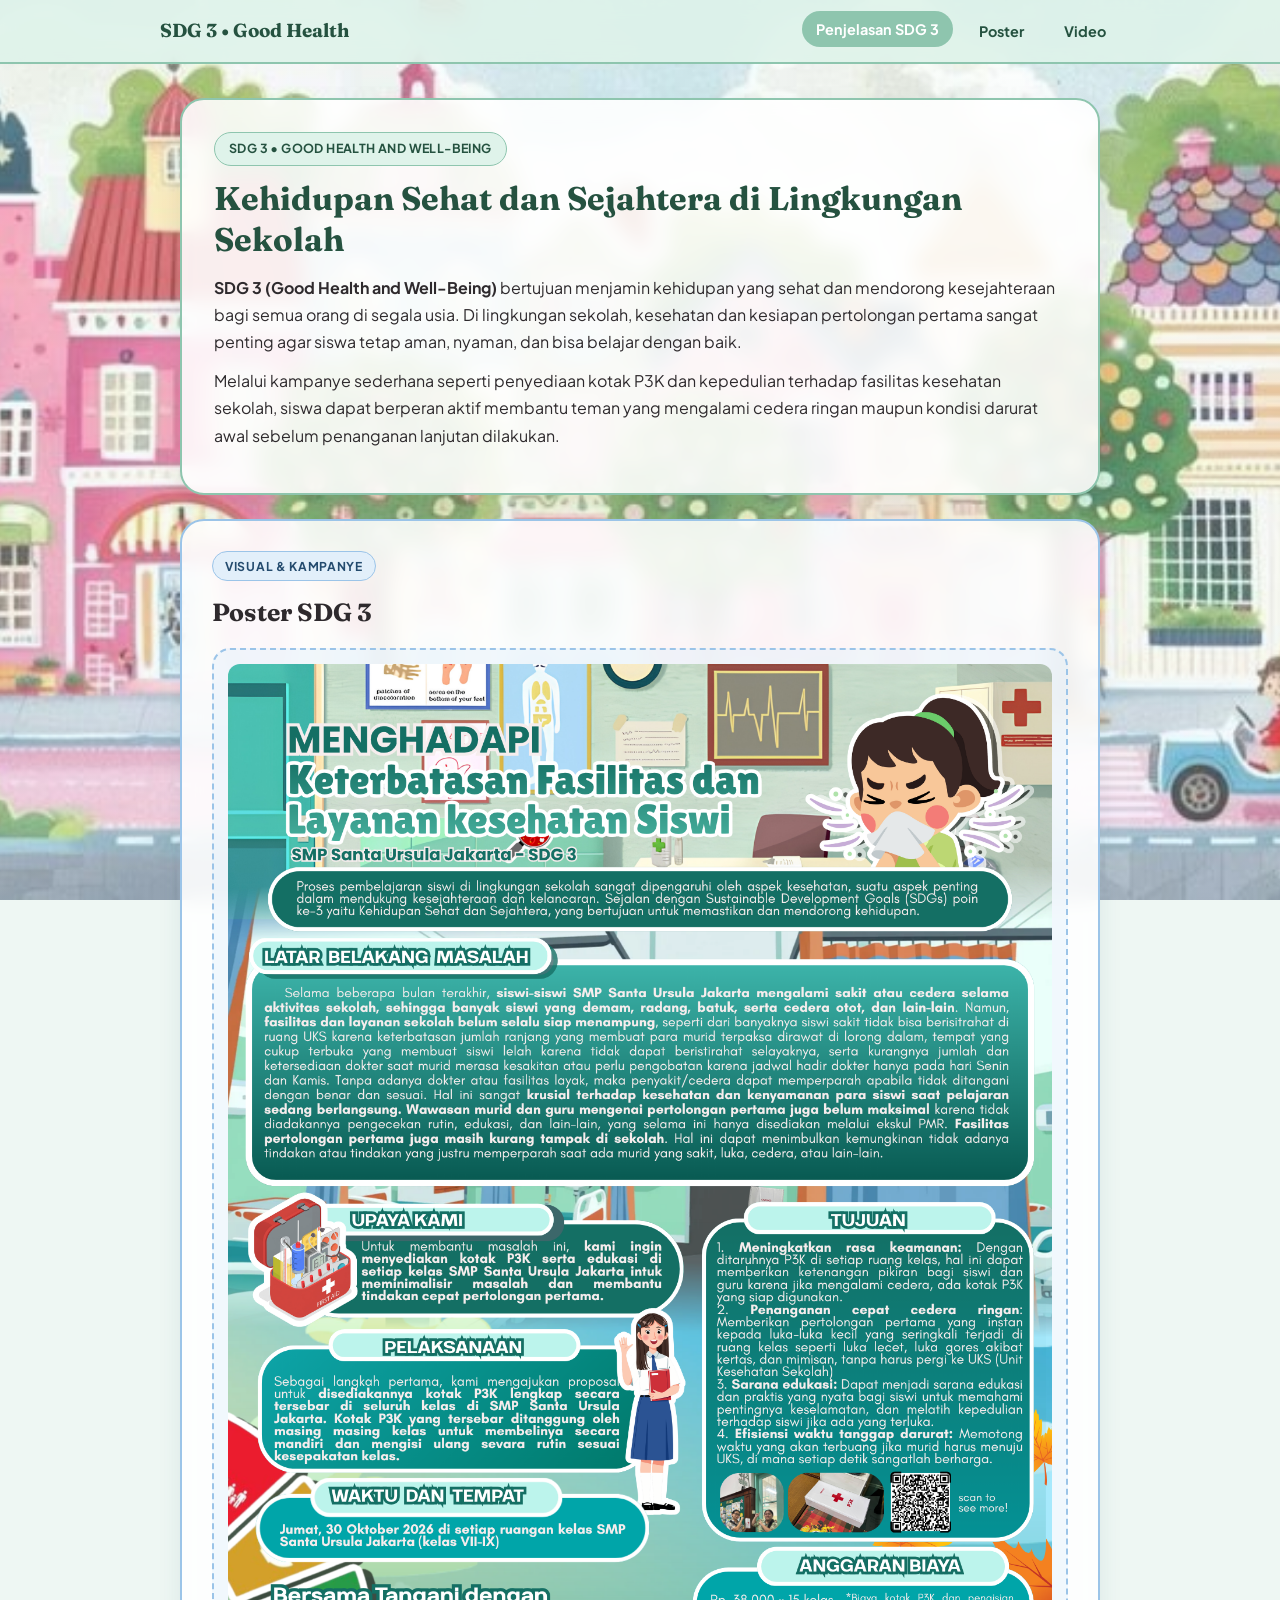
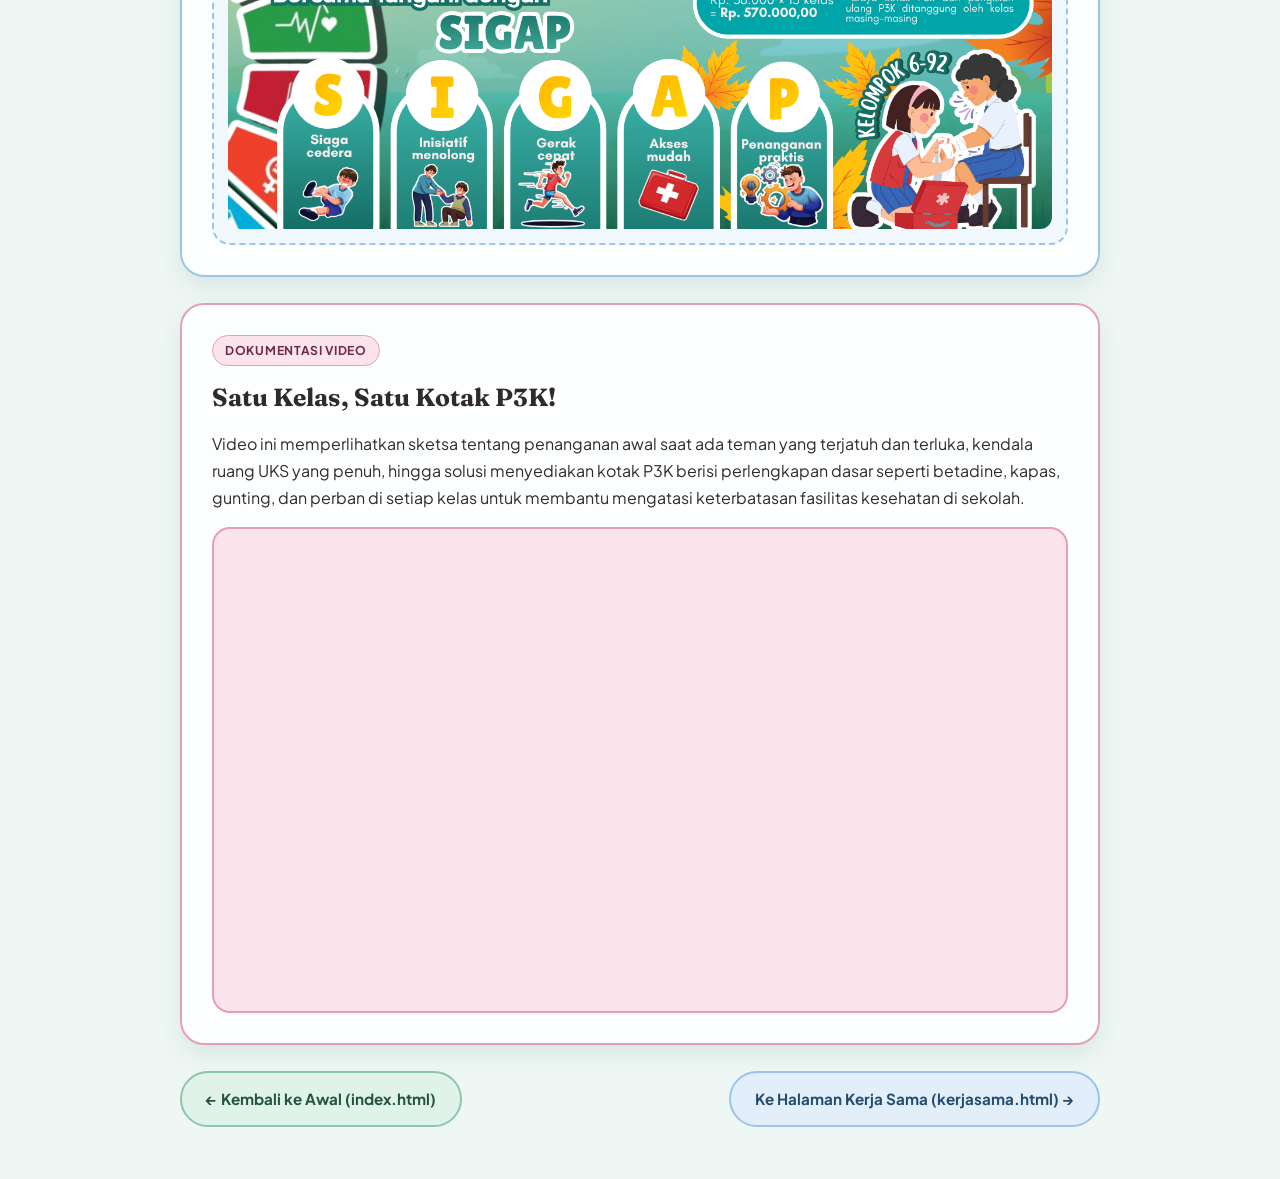
<file: sdg3.html>
<!DOCTYPE html>
<html lang="id">
<head>
  <meta charset="UTF-8" />
  <meta name="viewport" content="width=device-width, initial-scale=1.0" />
  <title>SDG 3: Kehidupan Sehat dan Sejahtera</title>
  <link rel="preconnect" href="https://fonts.googleapis.com" />
  <link rel="preconnect" href="https://fonts.gstatic.com" crossorigin />
  <link href="https://fonts.googleapis.com/css2?family=Fraunces:opsz,wght@9..144,600;9..144,700&family=Plus+Jakarta+Sans:wght@400;500;600;700&display=swap" rel="stylesheet" />
  <link rel="stylesheet" href="sdg3.css" />
</head>
<body>

  <nav>
    <div class="nav-inner">
      <a href="index.html" class="nav-brand">SDG 3 • Good Health</a>
      <div class="nav-links">
        <a href="#tentang">Penjelasan SDG 3</a>
        <a href="#poster">Poster</a>
        <a href="#video">Video</a>
      </div>
    </div>
  </nav>

  <header class="hero" id="tentang">
    <div class="hero-box">
      <span class="badge">SDG 3 • GOOD HEALTH AND WELL-BEING</span>
      <h1>Kehidupan Sehat dan Sejahtera di Lingkungan Sekolah</h1>
      <p>
        <strong>SDG 3 (Good Health and Well-Being)</strong> bertujuan menjamin kehidupan yang sehat dan mendorong kesejahteraan bagi semua orang di segala usia. Di lingkungan sekolah, kesehatan dan kesiapan pertolongan pertama sangat penting agar siswa tetap aman, nyaman, dan bisa belajar dengan baik.
      </p>
      <p>
        Melalui kampanye sederhana seperti penyediaan kotak P3K dan kepedulian terhadap fasilitas kesehatan sekolah, siswa dapat berperan aktif membantu teman yang mengalami cedera ringan maupun kondisi darurat awal sebelum penanganan lanjutan dilakukan.
      </p>
    </div>
  </header>

  <main>

    <section class="card" id="poster">
      <span class="section-tag">Visual & Kampanye</span>
      <h2>Poster SDG 3</h2>
      <div class="poster-frame">
        <img src="infografis p3k1.png" alt="Poster SDG 3 Kehidupan Sehat dan Sejahtera" />
      </div>
    </section>

    <section class="card" id="video">
      <span class="section-tag">Dokumentasi Video</span>
      <h2>Satu Kelas, Satu Kotak P3K!</h2>
      <p>
        Video ini memperlihatkan sketsa tentang penanganan awal saat ada teman yang terjatuh dan terluka, kendala ruang UKS yang penuh, hingga solusi menyediakan kotak P3K berisi perlengkapan dasar seperti betadine, kapas, gunting, dan perban di setiap kelas untuk membantu mengatasi keterbatasan fasilitas kesehatan di sekolah.
      </p>
      <div class="video-wrapper">
        <iframe
          src="https://www.youtube.com/embed/MVccwWSZ_U8"
          title="Satu Kelas, Satu Kotak P3K! - Kelompok 6/92"
          allow="accelerometer; autoplay; clipboard-write; encrypted-media; gyroscope; picture-in-picture; web-share"
          allowfullscreen
        ></iframe>
      </div>
    </section>

    <div class="page-nav-buttons">
      <a href="index.html" class="btn btn-home">&larr; Kembali ke Awal (index.html)</a>
      <a href="kerjasama.html" class="btn btn-next">Ke Halaman Kerja Sama (kerjasama.html) &rarr;</a>
    </div>

  </main>

  <button id="backToTop" title="Kembali ke atas">&uarr;</button>

  <script src="sdg3.js"></script>
</body>
</html>
</file>
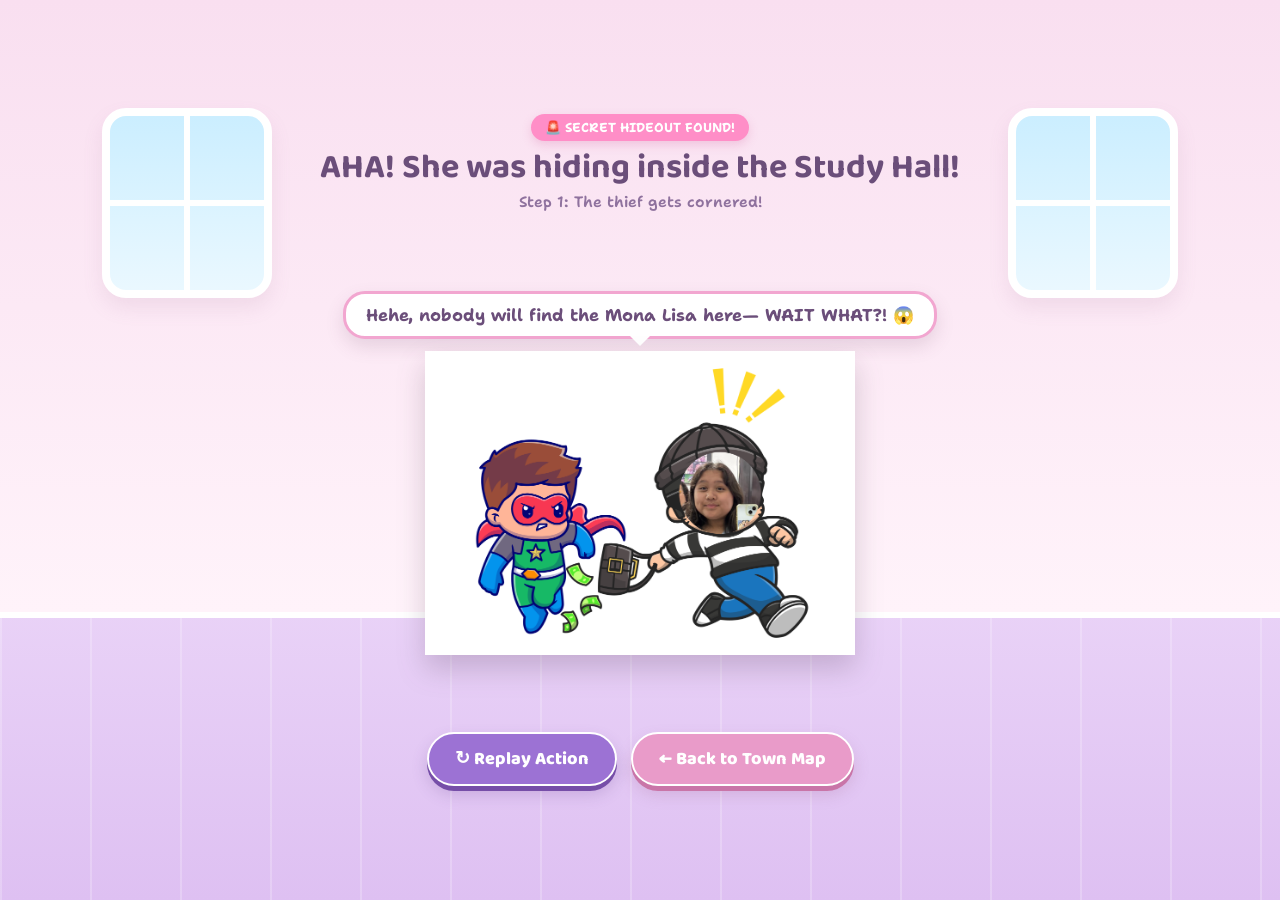
<file: thief.html>
<!DOCTYPE html>
<html lang="id">
<head>
    <meta charset="UTF-8">
    <meta name="viewport" content="width=device-width, initial-scale=1.0">
    <title>CAUGHT HER! - Web SDGs Ray 92/33</title>
    <link rel="preconnect" href="https://fonts.googleapis.com">
    <link rel="preconnect" href="https://fonts.gstatic.com" crossorigin>
    <link href="https://fonts.googleapis.com/css2?family=Baloo+2:wght@700;800&family=Shantell+Sans:wght@400;600;700&display=swap" rel="stylesheet">
    <link rel="stylesheet" href="thief.css">
</head>
<body>

    <div class="room-bg">
        <div class="window w-left"></div>
        <div class="window w-right"></div>
        <div class="floor"></div>
    </div>

    <main class="scene-wrap">
        <div class="top-banner">
            <span class="tag">🚨 SECRET HIDEOUT FOUND!</span>
            <h1 id="sceneTitle">AHA! She was hiding inside the Study Hall!</h1>
            <p id="sceneSub" class="scene-sub">Watch the superhero catch the Mona Lisa thief...</p>
        </div>

        <div class="stage">
            <div id="step1" class="actor-card active">
                <div class="speech-bubble">Hehe, nobody will find the Mona Lisa here— WAIT WHAT?! 😱</div>
                <img src="4.png" alt="Scene 1" class="actor-img">
            </div>

            <div id="step2" class="actor-card">
                <div class="speech-bubble hero-bubble">STOP RIGHT THERE! Justice for Art & SDGs! ⚡🦸‍♀️</div>
                <img src="5.png" alt="Scene 2" class="actor-img">
            </div>

            <div id="step3" class="actor-card">
                <div class="speech-bubble win-bubble">MISSION ACCOMPLISHED! The Mona Lisa is safe! 🎉🖼️</div>
                <img src="6.png" alt="Scene 3" class="actor-img">
            </div>
        </div>

        <div class="controls">
            <button id="replayBtn" class="btn-secondary">↻ Replay Action</button>
            <a href="index.html" class="btn-primary">← Back to Town Map</a>
        </div>
    </main>

    <script>
        const step1 = document.getElementById('step1');
        const step2 = document.getElementById('step2');
        const step3 = document.getElementById('step3');
        const sceneTitle = document.getElementById('sceneTitle');
        const sceneSub = document.getElementById('sceneSub');
        const replayBtn = document.getElementById('replayBtn');

        let t1, t2;

        function playCatchAnimation() {
            clearTimeout(t1);
            clearTimeout(t2);

            step1.classList.add('active');
            step2.classList.remove('active');
            step3.classList.remove('active');
            sceneTitle.textContent = "AHA! She was hiding inside the Study Hall!";
            sceneSub.textContent = "Step 1: The thief gets cornered!";

            t1 = setTimeout(() => {
                step1.classList.remove('active');
                step2.classList.add('active');
                sceneTitle.textContent = "SUPERHERO TO THE RESCUE! 💥";
                sceneSub.textContent = "Step 2: Moving in to catch the culprit!";
            }, 2600);

            t2 = setTimeout(() => {
                step2.classList.remove('active');
                step3.classList.add('active');
                sceneTitle.textContent = "CASE CLOSED! YOU CAUGHT HER! 🎉";
                sceneSub.textContent = "The Mona Lisa is back safely. Great job, Detective!";
            }, 5200);
        }

        playCatchAnimation();
        replayBtn.addEventListener('click', playCatchAnimation);
    </script>
</body>
</html>
</file>
<file: style.css>
* {
    box-sizing: border-box;
    margin: 0;
    padding: 0;
}

body {
    font-family: 'Shantell Sans', cursive;
    background-color: #f6e7f8;
    overflow-x: hidden;
}

body.locked {
    overflow: hidden;
    height: 100vh;
}

/* layar intro */
.intro-overlay {
    position: fixed;
    inset: 0;
    z-index: 20;
    display: flex;
    justify-content: center;
    align-items: center;
    transition: opacity 0.7s ease, visibility 0.7s ease;
}

.intro-overlay.hide {
    opacity: 0;
    visibility: hidden;
    pointer-events: none;
}

.blur-bg {
    position: absolute;
    inset: -20px;
    background: url("download (2).jpg") center/cover no-repeat;
    filter: blur(10px);
    transform: scale(1.05);
}

.intro-overlay::after {
    content: "";
    position: absolute;
    inset: 0;
    background: rgba(246, 231, 248, 0.45);
}

.intro-box {
    position: relative;
    z-index: 2;
    text-align: center;
    padding: 16px 20px;
    width: 100%;
    max-width: 900px;
    margin: 0 auto;
    display: flex;
    flex-direction: column;
    align-items: center;
}

h1 {
    font-family: 'Baloo 2', cursive;
    font-size: clamp(20px, 2.6vw, 28px);
    line-height: 1.45;
    color: #725b7d;
    margin-bottom: 4px;
}

.mona-oval {
    position: relative;
    display: inline-block;
    color: #b84d90;
    padding: 2px 16px;
    z-index: 1;
}

.mona-oval::before {
    content: "";
    position: absolute;
    inset: -2px -4px;
    background: #fff6fb;
    border: 2px solid rgba(233, 155, 201, 0.65);
    border-radius: 999px;
    transform: rotate(-2deg);
    box-shadow: 0 4px 12px rgba(203, 109, 166, 0.16);
    z-index: -1;
}

.sub {
    font-size: 15px;
    font-weight: 600;
    color: #937da0;
}

.thief-wrap {
    position: relative;
    width: min(88vw, 560px);
    margin: 2px auto;
    display: flex;
    justify-content: center;
    align-items: center;
    animation: float 3s ease-in-out infinite;
}

.thief-img {
    display: block;
    width: 100%;
    max-height: 62vh;
    object-fit: contain;
    filter: drop-shadow(0 14px 12px rgba(68, 48, 72, 0.2));
}

.sparkle {
    position: absolute;
    color: #fff8cf;
    font-size: 26px;
    text-shadow: 0 2px 8px rgba(180, 132, 170, 0.45);
    animation: blink 1.6s ease-in-out infinite alternate;
}

.s1 { top: 14%; left: 7%; }
.s2 { right: 6%; bottom: 20%; animation-delay: 0.6s; }
.s3 { top: 45%; right: 11%; font-size: 18px; animation-delay: 1s; }

.btn-start {
    display: inline-flex;
    align-items: center;
    justify-content: center;
    gap: 8px;
    margin-top: 6px;
    padding: 10px 34px;
    border: none;
    border-radius: 50px;
    background: #e99bc9;
    color: #fff;
    font-family: 'Baloo 2', cursive;
    font-size: 21px;
    font-weight: 800;
    cursor: pointer;
    box-shadow: 0 6px 0 #d17fb3, 0 10px 18px rgba(163, 100, 145, 0.2);
    transition: transform 0.2s ease, background 0.2s ease;
}

.btn-start:hover {
    background: #df86bb;
    transform: translateY(-3px) scale(1.03);
}

.btn-start:active {
    transform: translateY(3px);
    box-shadow: 0 3px 0 #d17fb3;
}

.btn-start span {
    display: inline-block;
    transition: transform 0.25s ease;
}

.btn-start:hover span {
    transform: scale(1.3) rotate(12deg);
}

/* area kota */
.town-area {
    position: relative;
    width: 100%;
    opacity: 0;
    transition: opacity 0.8s ease;
}

.town-area.show {
    opacity: 1;
}

.town-bg {
    display: block;
    width: 100%;
    height: auto;
}

/* area klik 2 ikon pojok kiri & kanan atas */
.icon-hotspot {
    position: absolute;
    top: 1.8%;
    width: 8.6%;
    aspect-ratio: 1 / 1;
    border-radius: 50%;
    border: none;
    background: transparent;
    cursor: pointer;
    z-index: 5;
    transition: transform 0.2s ease, box-shadow 0.2s ease;
}

.icon-hotspot:hover {
    transform: scale(1.08);
    box-shadow: 0 0 0 4px rgba(255, 255, 255, 0.7), 0 6px 14px rgba(184, 77, 144, 0.3);
}

.home-spot { left: 1.3%; }
.newpage-spot { right: 1.3%; }

/* tombol rumah-rumahan */
.house-btn {
    position: absolute;
    transform: translate(-50%, -50%);
    z-index: 5;
    padding: 8px 18px;
    border: 2.5px solid #fff;
    border-radius: 999px;
    background: #ff9ed2;
    color: #fff;
    font-family: 'Baloo 2', cursive;
    font-size: clamp(13px, 1.4vw, 18px);
    font-weight: 800;
    cursor: pointer;
    white-space: nowrap;
    text-decoration: none;
    box-shadow: 0 5px 0 #d874ab, 0 8px 16px rgba(96, 56, 86, 0.25);
    transition: transform 0.2s ease, background 0.2s ease;
    animation: bobbing 2.4s ease-in-out infinite;
}

.house-btn:hover {
    background: #f27fc0;
    transform: translate(-50%, -58%) scale(1.07);
}

.house-btn:active {
    transform: translate(-50%, -46%);
    box-shadow: 0 2px 0 #d874ab;
}

.mystery-btn {
    background: #9c72d4;
    box-shadow: 0 5px 0 #764ea8, 0 8px 16px rgba(72, 43, 108, 0.28);
}

.mystery-btn:hover {
    background: #8a5ec4;
}

/* tombol Done Reading di kanan bawah */
.done-btn {
    position: fixed;
    bottom: 22px;
    right: 22px;
    z-index: 15;
    padding: 12px 24px;
    border: 3px solid #fff;
    border-radius: 999px;
    background: #8e6cb8;
    color: #fff;
    font-family: 'Baloo 2', cursive;
    font-size: 18px;
    font-weight: 800;
    cursor: pointer;
    box-shadow: 0 6px 0 #6b4c93, 0 10px 20px rgba(62, 41, 88, 0.28);
    opacity: 0;
    visibility: hidden;
    transform: translateY(15px);
    transition: all 0.35s ease;
}

.done-btn.show {
    opacity: 1;
    visibility: visible;
    transform: translateY(0);
}

.done-btn:hover {
    background: #7d5aa8;
    transform: translateY(-3px) scale(1.04);
}

.done-btn:active {
    transform: translateY(2px);
    box-shadow: 0 2px 0 #6b4c93;
}

/* pop-up informasi materi */
.modal-overlay {
    position: fixed;
    inset: 0;
    z-index: 30;
    background: rgba(88, 63, 94, 0.45);
    backdrop-filter: blur(4px);
    display: flex;
    justify-content: center;
    align-items: center;
    padding: 20px;
    opacity: 0;
    visibility: hidden;
    transition: opacity 0.3s ease, visibility 0.3s ease;
}

.modal-overlay.open {
    opacity: 1;
    visibility: visible;
}

.modal-card {
    position: relative;
    width: 100%;
    max-width: 520px;
    max-height: 80vh;
    overflow-y: auto;
    background: #fff9fc;
    border: 3px solid #f2b5d8;
    border-radius: 26px;
    padding: 26px 24px;
    box-shadow: 0 14px 30px rgba(84, 52, 82, 0.25);
    text-align: left;
    transform: scale(0.92);
    transition: transform 0.3s ease;
}

.modal-overlay.open .modal-card {
    transform: scale(1);
}

.close-btn {
    position: absolute;
    top: 14px;
    right: 16px;
    width: 34px;
    height: 34px;
    border: none;
    border-radius: 50%;
    background: #f8d7ea;
    color: #9f4b7e;
    font-weight: 800;
    font-size: 16px;
    cursor: pointer;
}

.close-btn:hover { background: #f0b9d9; }

.modal-badge {
    display: inline-block;
    padding: 4px 12px;
    border-radius: 999px;
    background: #ffe3f2;
    color: #b84d90;
    font-size: 12px;
    font-weight: 700;
    margin-bottom: 8px;
}

.modal-card h2 {
    font-family: 'Baloo 2', cursive;
    font-size: 25px;
    color: #725b7d;
    margin-bottom: 10px;
}

.modal-text {
    font-size: 15px;
    line-height: 1.65;
    color: #5c4b66;
    white-space: pre-line;
}

/* layar post-credit gaya cinema di tengah */
.doomsday-overlay {
    position: fixed;
    inset: 0;
    z-index: 50;
    background: radial-gradient(circle at center, #141418 0%, #050507 100%);
    display: flex;
    justify-content: center;
    align-items: center;
    padding: 24px;
    opacity: 0;
    visibility: hidden;
    pointer-events: none;
    transition: opacity 0.9s ease, visibility 0.9s ease;
}

.doomsday-overlay.active {
    opacity: 1;
    visibility: visible;
    pointer-events: auto;
}

.post-credit-box {
    width: 100%;
    max-width: 820px;
    margin: 0 auto;
    display: flex;
    flex-direction: column;
    align-items: center;
    justify-content: center;
    text-align: center;
    gap: 8px;
}

.credit-word {
    font-family: 'Cinzel', serif;
    font-size: clamp(16px, 2.3vw, 25px);
    font-weight: 600;
    letter-spacing: 6px;
    color: rgba(244, 241, 248, 0.92);
    text-align: center;
    opacity: 0;
    transform: translateY(10px);
}

.doomsday-title {
    font-family: 'Cinzel', serif;
    font-size: clamp(26px, 4.7vw, 54px);
    font-weight: 800;
    letter-spacing: 5px;
    color: #f8f5fc;
    text-align: center;
    margin-top: 6px;
    text-shadow: 0 6px 28px rgba(255, 255, 255, 0.16);
    opacity: 0;
    transform: scale(0.96);
}

.doomsday-overlay.active .w1 {
    animation: cinemaFadeUp 1.2s ease forwards 0.4s;
}

.doomsday-overlay.active .w2 {
    animation: cinemaFadeUp 1.2s ease forwards 1.5s;
}

.doomsday-overlay.active .w3 {
    animation: cinemaFadeUp 1.1s ease forwards 2.6s;
}

.doomsday-overlay.active .w4 {
    animation: cinemaTitleFade 1.8s ease forwards 3.6s;
}

.opening-note {
    margin-top: 22px;
    font-size: 14px;
    color: #b7b2c2;
    opacity: 0;
    transition: opacity 0.7s ease;
}

.opening-note.show {
    opacity: 1;
}

.doomsday-actions {
    margin-top: 20px;
    display: flex;
    gap: 12px;
    flex-wrap: wrap;
    justify-content: center;
}

.yt-link,
.back-town-btn {
    padding: 10px 22px;
    border-radius: 999px;
    font-family: 'Shantell Sans', cursive;
    font-size: 14px;
    font-weight: 700;
    text-decoration: none;
    cursor: pointer;
    transition: transform 0.2s ease, background 0.2s ease;
}

.yt-link {
    background: #f8f5fc;
    color: #17151c;
    border: 1px solid rgba(255, 255, 255, 0.8);
}

.yt-link:hover {
    background: #ffffff;
    transform: scale(1.04);
}

.back-town-btn {
    background: rgba(255, 255, 255, 0.1);
    color: #e6e2ee;
    border: 1px solid rgba(255, 255, 255, 0.24);
}

.back-town-btn:hover {
    background: rgba(255, 255, 255, 0.18);
}

@keyframes float {
    0%, 100% { transform: translateY(0) rotate(-1deg); }
    50% { transform: translateY(-10px) rotate(1deg); }
}

@keyframes blink {
    from { opacity: 0.4; transform: scale(0.8); }
    to { opacity: 1; transform: scale(1.15); }
}

@keyframes bobbing {
    0%, 100% { margin-top: 0px; }
    50% { margin-top: -5px; }
}

@keyframes cinemaFadeUp {
    0% { opacity: 0; transform: translateY(10px); }
    100% { opacity: 1; transform: translateY(0); }
}

@keyframes cinemaTitleFade {
    0% { opacity: 0; transform: scale(0.96); letter-spacing: 3px; }
    100% { opacity: 1; transform: scale(1); letter-spacing: 5px; }
}

@media (max-width: 600px) {
    h1 { font-size: 19px; }
    .mona-oval { padding: 1px 12px; }
    .sub { font-size: 14px; }
    .thief-wrap { width: 92vw; }
    .thief-img { max-height: 53vh; }
    .btn-start { font-size: 18px; padding: 9px 28px; }
    .house-btn { padding: 5px 11px; border-width: 2px; }
    .done-btn { font-size: 15px; padding: 10px 18px; bottom: 16px; right: 16px; }
    .credit-word { letter-spacing: 4px; }
    .doomsday-title { letter-spacing: 3px; }
}
</file>
<file: abtme.css>
* {
    margin: 0;
    padding: 0;
    box-sizing: border-box;
    font-family: 'Plus Jakarta Sans', sans-serif;
}

body {
    min-height: 100vh;
    display: flex;
    justify-content: center;
    align-items: center;
    padding: 30px 20px;
    /* Background abtme.jpg asli tanpa fade/overlay gelap */
    background-image: url('abtme.jpg');
    background-position: center center;
    background-size: cover;
    background-repeat: no-repeat;
    background-attachment: fixed;
}

/* Box lebar di tengah dengan nuansa pastel lembut */
.container {
    background: rgba(255, 248, 252, 0.86);
    backdrop-filter: blur(10px);
    -webkit-backdrop-filter: blur(10px);
    border: 2px solid #f5d0fe;
    border-radius: 28px;
    padding: 45px 40px;
    max-width: 720px;
    width: 100%;
    text-align: center;
    color: #4a3556;
    box-shadow: 0 18px 40px rgba(168, 129, 175, 0.25);
    animation: fadeIn 0.7s ease-out;
}

@keyframes fadeIn {
    from { opacity: 0; transform: translateY(16px); }
    to { opacity: 1; transform: translateY(0); }
}

.profile-frame {
    width: 145px;
    height: 145px;
    margin: 0 auto 18px;
    border-radius: 50%;
    padding: 4px;
    background: linear-gradient(135deg, #f9a8d4, #d8b4fe, #fed7aa);
    box-shadow: 0 8px 20px rgba(216, 180, 254, 0.45);
}

.profile-pic {
    width: 100%;
    height: 100%;
    object-fit: cover;
    object-position: center 20%;
    border-radius: 50%;
    border: 3px solid #fffafc;
    transition: transform 0.3s ease;
    cursor: pointer;
}

.profile-pic:hover {
    transform: scale(1.05);
}

.nickname {
    font-size: 2.1rem;
    font-weight: 800;
    margin-bottom: 4px;
    color: #4a3556;
}

.highlight {
    color: #c084fc;
}

.subtitle {
    font-size: 0.95rem;
    color: #8b6f9e;
    margin-bottom: 28px;
}

.info-grid {
    display: flex;
    flex-direction: column;
    gap: 14px;
    margin-bottom: 26px;
}

.info-row {
    display: grid;
    grid-template-columns: 1fr 1fr;
    gap: 14px;
}

.info-item {
    background: #fdf4ff;
    border: 1.5px solid #f3e8ff;
    padding: 16px 22px;
    border-radius: 18px;
    text-align: center;
    transition: transform 0.2s ease, background 0.2s ease;
}

.info-item:hover {
    background: #fae8ff;
    transform: translateY(-2px);
}

.funfact-box {
    background: #fff1f2;
    border-color: #ffe4e6;
}

.funfact-box:hover {
    background: #ffe4e6;
}

.label {
    display: block;
    font-size: 0.75rem;
    font-weight: 700;
    text-transform: uppercase;
    letter-spacing: 1px;
    color: #9d7bb0;
    margin-bottom: 5px;
}

.value {
    font-size: 1.05rem;
    font-weight: 700;
    color: #4a3556;
}

.pastel-btn {
    padding: 13px 32px;
    border: 1.5px solid #e9d5ff;
    border-radius: 50px;
    background: linear-gradient(90deg, #f9a8d4, #d8b4fe);
    color: #4a3556;
    font-weight: 700;
    font-size: 0.95rem;
    cursor: pointer;
    box-shadow: 0 6px 18px rgba(216, 180, 254, 0.4);
    transition: transform 0.2s, box-shadow 0.2s;
}

.pastel-btn:hover {
    transform: translateY(-2px);
    box-shadow: 0 8px 22px rgba(249, 168, 212, 0.55);
}

.hype-message {
    font-size: 0.9rem;
    color: #9333ea;
    margin-top: 12px;
    min-height: 22px;
    font-weight: 700;
}

.footer-note {
    margin-top: 22px;
    padding-top: 20px;
    border-top: 1.5px solid #f3e8ff;
    font-size: 0.92rem;
    color: #5b436b;
}

.footer-note a {
    color: #a855f7;
    font-weight: 700;
    text-decoration: none;
}

.footer-note a:hover {
    text-decoration: underline;
}

.copy-btn {
    margin-top: 10px;
    background: #f3e8ff;
    color: #5b436b;
    border: 1px solid #e9d5ff;
    padding: 6px 16px;
    border-radius: 50px;
    font-size: 0.8rem;
    font-weight: 600;
    cursor: pointer;
    transition: background 0.2s;
}

.copy-btn:hover {
    background: #e9d5ff;
}

@media (max-width: 600px) {
    .container {
        padding: 32px 22px;
    }
    .info-row {
        grid-template-columns: 1fr;
    }
    .nickname {
        font-size: 1.75rem;
    }
}
</file>
<file: beranda.css>
:root {
  --pink: #fbd5e0;
  --peach: #fde2cf;
  --yellow: #fdf1c4;
  --mint: #d3f0e1;
  --blue: #cfe4f7;
  --purple: #e1d7f5;
  --text: #3d3a4f;
  --text-soft: #6b6880;
  --white-glass: rgba(255, 255, 255, 0.82);
  --accent: #b79ae8;
  --accent-dark: #9a7bd6;
}

* { box-sizing: border-box; margin: 0; padding: 0; }
html { scroll-behavior: smooth; }

body {
  font-family: 'Open Sans', sans-serif;
  color: var(--text);
  line-height: 1.7;
  background:
    linear-gradient(rgba(255, 245, 250, 0.55), rgba(235, 245, 255, 0.55)),
    url('beranda.jpg') center / cover fixed no-repeat;
  background-color: var(--purple);}

h1, h2, h3, .logo { font-family: 'Lora', serif; font-weight: 600; }

.navbar {
  position: sticky; top: 0; z-index: 10;
  display: flex; justify-content: space-between; align-items: center;
  padding: 14px 6vw;
  background: var(--white-glass);
  backdrop-filter: blur(8px);
  border-bottom: 3px solid var(--pink);
}
.logo { font-size: 1.4rem; color: var(--accent-dark); text-decoration: none; }
.navbar nav { display: flex; gap: 6px; flex-wrap: wrap; }
.navbar nav a {
  text-decoration: none; color: var(--text);
  padding: 6px 14px; border-radius: 999px;
  transition: background 0.25s, transform 0.25s;
}
.navbar nav a:hover { background: var(--yellow); transform: translateY(-2px); }

.hero {
  display: grid; grid-template-columns: 1fr;
  justify-items: center; align-content: center; text-align: center;
  padding: 70px 6vw 60px;
  min-height: 80vh;
}
.hero-teks { animation: masuk 1s ease both; }
.hero h1 { font-size: clamp(2rem, 4.6vw, 3.6rem); line-height: 1.2; margin-bottom: 18px; }
.sub { font-size: 1.15rem; color: var(--text-soft); max-width: 52ch; margin: 0 auto 28px; }

.tombol {
  display: inline-block; border: none; cursor: pointer;
  font: 700 1.05rem 'Open Sans', sans-serif; color: #fff; text-decoration: none;
  background: var(--accent);
  padding: 14px 32px; border-radius: 999px;
  box-shadow: 0 6px 0 var(--accent-dark);
  transition: transform 0.2s, box-shadow 0.2s, background 0.2s;
}
.tombol:hover { transform: translateY(-3px); box-shadow: 0 9px 0 var(--accent-dark); background: #c3a9ee; }
.tombol:active { transform: translateY(4px); box-shadow: 0 2px 0 var(--accent-dark); }

.slot { margin: 0; }
.slot img { width: 100%; height: 100%; object-fit: cover; display: block; }

main { padding: 0 6vw 60px; display: grid; gap: 36px; }
.panel {
  background: var(--white-glass);
  backdrop-filter: blur(6px);
  border-radius: 32px;
  padding: 44px clamp(22px, 5vw, 56px);
  box-shadow: 0 10px 30px rgba(155, 125, 214, 0.15);
}
.panel h2 { font-size: clamp(1.6rem, 3vw, 2.3rem); margin-bottom: 14px; }
.pengantar { color: var(--text-soft); margin-bottom: 24px; }
.panel p + p { margin-top: 12px; }

.dua-kolom { max-width: 75ch; }

.grid-sdgs { display: grid; grid-template-columns: repeat(auto-fill, minmax(230px, 1fr)); gap: 18px; }
.kartu {
  position: relative; padding: 20px 20px 22px 20px; border-radius: 22px;
  transition: transform 0.3s, box-shadow 0.3s;
}
.kartu:hover { transform: translateY(-8px) rotate(-1deg); box-shadow: 0 14px 24px rgba(61, 58, 79, 0.15); }
.ikon { width: 104px; aspect-ratio: 1; margin-bottom: 12px; border-radius: 16px; overflow: hidden; }
.ikon img { object-fit: contain; }
.kartu:hover .ikon { transform: scale(1.06); }
.ikon { transition: transform 0.3s; }

.kartu h3 { font-size: 1.05rem; line-height: 1.3; margin-bottom: 6px; }
.kartu p { font-size: 0.92rem; color: var(--text-soft); }
.kartu.sorot { outline: 3px solid var(--accent); outline-offset: 2px; }

.c1 { background: var(--pink); }   .c2 { background: var(--peach); }
.c3 { background: var(--yellow); } .c4 { background: var(--mint); }
.c5 { background: var(--blue); }   .c6 { background: var(--purple); }
.c7 { background: var(--pink); }   .c8 { background: var(--peach); }
.c9 { background: var(--yellow); } .c10 { background: var(--mint); }
.c11 { background: var(--blue); }  .c12 { background: var(--purple); }
.c13 { background: var(--pink); }  .c14 { background: var(--peach); }
.c15 { background: var(--yellow); } .c16 { background: var(--mint); }
.c17 { background: var(--blue); }

.fokus-grid { display: grid; grid-template-columns: 1fr 1fr; gap: 24px; }
.fokus { padding: 22px; border-radius: 26px; transition: transform 0.3s, box-shadow 0.3s; }
.fokus:hover { transform: translateY(-6px); box-shadow: 0 14px 26px rgba(61, 58, 79, 0.15); }
.fokus h3 { margin: 16px 0 8px; font-size: 1.3rem; }

footer { text-align: center; padding: 22px; background: var(--white-glass); color: var(--text-soft); font-size: 0.9rem; }

@keyframes masuk { from { opacity: 0; transform: translateY(30px); } to { opacity: 1; transform: none; } }

.reveal { opacity: 0; transform: translateY(40px); transition: opacity 0.8s ease, transform 0.8s ease; }
.reveal.tampil { opacity: 1; transform: none; }

a:focus-visible, button:focus-visible { outline: 3px solid var(--accent-dark); outline-offset: 3px; }
@media (prefers-reduced-motion: reduce) {
  * { animation: none !important; transition: none !important; }
  .reveal { opacity: 1; transform: none; }
}

@media (max-width: 800px) {
  .fokus-grid { grid-template-columns: 1fr; }
  .hero { min-height: auto; padding-top: 40px; }
  .navbar { flex-direction: column; gap: 8px; }
}
</file>
<file: kerjasama.css>
:root {
  --cream: #fffaf3;
  --white-glass: rgba(255, 255, 255, 0.94);
  --ink: #342d40;
  --ink-soft: #675e78;

  /* Pastel tones matching kerjasama.png */
  --sky: #d6ecff;
  --sky-accent: #5294cf;
  --pink: #ffdce9;
  --pink-accent: #d46698;
  --sage: #d6f3e4;
  --sage-accent: #449673;
  --butter: #fff0bf;
  --butter-dashed: #d9a738;
  --butter-accent: #b67f12;
  --lavender: #ebe0ff;
}

*,
*::before,
*::after {
  box-sizing: border-box;
}

body {
  margin: 0;
  padding: 36px 20px 64px;
  font-family: "Plus Jakarta Sans", sans-serif;
  color: var(--ink);
  line-height: 1.6;
  background-color: var(--cream);
  background-image: url("kerjasama.png");
  background-repeat: repeat;
  background-size: 270px auto;
  background-attachment: fixed;
}

.page-wrapper {
  max-width: 1080px;
  margin: 0 auto;
}

/* =========================================
   HERO SECTION (BUTTER YELLOW + DASHED OUTLINE)
   ========================================= */
.page-hero {
  display: flex;
  align-items: center;
  justify-content: space-between;
  gap: 28px;
  background: linear-gradient(135deg, #fff3c9 0%, #fffaf0 100%);
  border: 2.5px dashed var(--butter-dashed);
  border-radius: 28px;
  padding: 28px 32px;
  margin-bottom: 44px;
  box-shadow: 0 10px 0 rgba(243, 214, 130, 0.45), 0 16px 32px rgba(96, 78, 128, 0.12);
  backdrop-filter: blur(6px);
  animation: popIn 0.6s ease both;
}

.hero-content {
  flex: 1;
}

.page-hero h1 {
  margin: 0 0 10px;
  font-family: "Fredoka", sans-serif;
  font-size: clamp(1.95rem, 3.6vw, 2.55rem);
  color: #4f380d;
  line-height: 1.2;
}

.page-hero p {
  margin: 0;
  color: #695020;
  font-size: 0.98rem;
  max-width: 560px;
}

.hero-photo {
  width: 230px;
  flex-shrink: 0;
}

/* =========================================
   LAYOUT: TABLE + SIDE PHOTO
   ========================================= */
.kerjasama-section {
  margin-bottom: 46px;
  animation: popIn 0.65s ease both;
}

.section-grid {
  display: grid;
  grid-template-columns: 1fr 260px;
  gap: 26px;
  align-items: start;
}

.section-grid.reverse {
  grid-template-columns: 260px 1fr;
}

.section-grid.reverse .table-card {
  order: 2;
}

.section-grid.reverse .side-gallery {
  order: 1;
}

/* =========================================
   POLAROID PHOTO CARDS & HOVER ANIMATIONS
   ========================================= */
.side-gallery {
  position: sticky;
  top: 24px;
}

.polaroid {
  background: #ffffff;
  padding: 12px 12px 16px;
  border-radius: 18px;
  border: 2px dashed #d8c6ec;
  box-shadow: 0 12px 24px rgba(85, 68, 117, 0.14);
  transition: transform 0.35s cubic-bezier(0.22, 1, 0.36, 1), box-shadow 0.35s ease;
  cursor: pointer;
}

.tilt-right {
  transform: rotate(2.5deg);
}

.tilt-left {
  transform: rotate(-2.5deg);
}

.polaroid:hover {
  transform: rotate(0deg) translateY(-8px) scale(1.03);
  box-shadow: 0 18px 32px rgba(85, 68, 117, 0.22);
}

.photo-frame {
  position: relative;
  width: 100%;
  aspect-ratio: 4 / 3;
  border-radius: 12px;
  overflow: hidden;
  background: linear-gradient(135deg, #fff5fa 0%, #eef7ff 50%, #f1fbf6 100%);
  border: 1.5px dashed #d8c8eb;
  display: flex;
  align-items: center;
  justify-content: center;
}

.photo-frame img {
  position: relative;
  z-index: 2;
  width: 100%;
  height: 100%;
  object-fit: cover;
  transition: transform 0.45s ease;
}

.polaroid:hover .photo-frame img {
  transform: scale(1.08);
}

.photo-hint {
  position: absolute;
  z-index: 1;
  font-size: 0.82rem;
  font-weight: 600;
  color: #8c7ea6;
}

.polaroid-caption {
  display: block;
  text-align: center;
  margin-top: 10px;
  font-family: "Fredoka", sans-serif;
  font-size: 0.9rem;
  color: #5b4d70;
}

/* =========================================
   TABLE CARD & THEME COLORS
   ========================================= */
.table-card {
  background: var(--white-glass);
  border-radius: 26px;
  overflow: hidden;
  border: 2.5px solid #e7dcf2;
  backdrop-filter: blur(6px);
  transition: transform 0.3s ease, box-shadow 0.3s ease;
}

.table-card:hover {
  transform: translateY(-4px);
}

.card-top {
  display: flex;
  align-items: flex-start;
  gap: 16px;
  padding: 22px 26px;
}

.num-badge {
  font-family: "Fredoka", sans-serif;
  font-size: 1.15rem;
  font-weight: 700;
  padding: 8px 14px;
  border-radius: 16px;
  background: rgba(255, 255, 255, 0.85);
  border: 1.5px dashed currentColor;
  flex-shrink: 0;
  transition: transform 0.3s ease;
}

.table-card:hover .num-badge {
  transform: rotate(-8deg) scale(1.08);
}

.card-top h2 {
  margin: 0 0 4px;
  font-family: "Fredoka", sans-serif;
  font-size: 1.42rem;
}

.card-top p {
  margin: 0;
  font-size: 0.92rem;
  opacity: 0.9;
}

/* Theme 1: Sky Blue */
.theme-blue .table-card {
  border-color: #b7dcfb;
  box-shadow: 0 9px 0 rgba(183, 220, 251, 0.55), 0 14px 28px rgba(82, 148, 207, 0.12);
}
.theme-blue .card-top {
  background: var(--sky);
  color: #214566;
}
.theme-blue .num-badge,
.theme-blue a {
  color: var(--sky-accent);
}
.theme-blue .kerjasama-table th {
  background: #f2f8ff;
  color: #214566;
}

/* Theme 2: Strawberry Pink */
.theme-pink .table-card {
  border-color: #f7c2da;
  box-shadow: 0 9px 0 rgba(247, 194, 218, 0.55), 0 14px 28px rgba(212, 102, 152, 0.12);
}
.theme-pink .card-top {
  background: var(--pink);
  color: #662945;
}
.theme-pink .num-badge,
.theme-pink a {
  color: var(--pink-accent);
}
.theme-pink .kerjasama-table th {
  background: #fff3f8;
  color: #662945;
}

/* Theme 3: Mint Sage */
.theme-sage .table-card {
  border-color: #b7e6cf;
  box-shadow: 0 9px 0 rgba(183, 230, 207, 0.55), 0 14px 28px rgba(68, 150, 115, 0.12);
}
.theme-sage .card-top {
  background: var(--sage);
  color: #20523c;
}
.theme-sage .num-badge,
.theme-sage a {
  color: var(--sage-accent);
}
.theme-sage .kerjasama-table th {
  background: #f0fbf5;
  color: #20523c;
}

/* Theme 4: Butter Yellow */
.theme-butter .table-card {
  border-color: #f3dc93;
  box-shadow: 0 9px 0 rgba(243, 220, 147, 0.55), 0 14px 28px rgba(199, 147, 34, 0.12);
}
.theme-butter .card-top {
  background: var(--butter);
  color: #5e440f;
}
.theme-butter .num-badge,
.theme-butter a {
  color: var(--butter-accent);
}
.theme-butter .kerjasama-table th {
  background: #fff9e6;
  color: #5e440f;
}

/* =========================================
   CLEAN TABLE STYLING + ROW HOVER
   ========================================= */
.kerjasama-table {
  width: 100%;
  border-collapse: collapse;
}

.kerjasama-table tr {
  transition: background-color 0.2s ease;
}

.kerjasama-table tr:hover td {
  background-color: #faf6ff;
}

.kerjasama-table th,
.kerjasama-table td {
  padding: 13px 20px;
  text-align: left;
  vertical-align: top;
  border-top: 1px dashed #e6daf0;
  font-size: 0.93rem;
}

.kerjasama-table th {
  width: 24%;
  font-weight: 700;
  border-right: 1px dashed #e6daf0;
}

.kerjasama-table ul {
  margin: 0;
  padding-left: 18px;
}

.kerjasama-table li {
  margin-bottom: 5px;
}

.kerjasama-table li:last-child {
  margin-bottom: 0;
}

.kerjasama-table a {
  font-weight: 700;
  text-decoration: none;
  border-bottom: 1.5px dashed currentColor;
  transition: opacity 0.2s ease;
}

.kerjasama-table a:hover {
  opacity: 0.7;
}

/* =========================================
   ENTRANCE ANIMATION
   ========================================= */
@keyframes popIn {
  from {
    opacity: 0;
    transform: translateY(16px);
  }
  to {
    opacity: 1;
    transform: translateY(0);
  }
}

/* =========================================
   MOBILE RESPONSIVE
   ========================================= */
@media (max-width: 820px) {
  .page-hero {
    flex-direction: column;
    text-align: center;
  }

  .hero-photo {
    width: 240px;
  }

  .section-grid,
  .section-grid.reverse {
    grid-template-columns: 1fr;
  }

  .section-grid.reverse .table-card,
  .section-grid.reverse .side-gallery {
    order: unset;
  }

  .side-gallery {
    position: static;
    max-width: 280px;
    margin: 0 auto;
  }

  .kerjasama-table th,
  .kerjasama-table td {
    display: block;
    width: 100%;
  }

  .kerjasama-table th {
    border-right: none;
    padding: 10px 18px 2px;
    font-size: 0.83rem;
  }

  .kerjasama-table td {
    border-top: none;
    padding: 2px 18px 12px;
  }
}
</file>
<file: sdg1.css>
:root {
  --pink-bg: #ffd6e0;
  --pink-border: #ff8fab;
  --pink-text: #801b36;

  --mint-bg: #d8f3dc;
  --mint-border: #74c69d;
  --mint-text: #1b4332;

  --blue-bg: #d0ebff;
  --blue-border: #74c0fc;
  --blue-text: #1864ab;

  --butter-bg: #fff3bf;
  --butter-border: #ffd43b;
  --butter-text: #7c5800;

  --lavender-bg: #e5dbff;
  --lavender-border: #b197fc;
  --lavender-text: #4c2889;

  --text-main: #2d262b;
  --text-muted: #52474e;
}

* {
  box-sizing: border-box;
  margin: 0;
  padding: 0;
}

html {
  scroll-behavior: smooth;
}

body {
  font-family: 'Plus Jakarta Sans', sans-serif;
  color: var(--text-main);
  background-color: #ffeef2;
  background-image: linear-gradient(
      rgba(255, 245, 248, 0.16),
      rgba(240, 250, 255, 0.2)
    ),
    url('sdg1beranda.jpg');
  background-size: cover;
  background-position: center;
  background-attachment: fixed;
  background-repeat: no-repeat;
  line-height: 1.7;
  overflow-x: hidden;
}

.scroll-bar {
  position: fixed;
  top: 0;
  left: 0;
  height: 4px;
  width: 0%;
  background: linear-gradient(90deg, #ff8fab, #ffd43b, #74c69d, #74c0fc, #b197fc);
  z-index: 999;
  transition: width 0.1s ease-out;
}

nav {
  position: sticky;
  top: 0;
  z-index: 100;
  background: rgba(255, 232, 238, 0.88);
  backdrop-filter: blur(12px);
  border-bottom: 2px solid var(--pink-border);
  padding: 13px 24px;
}

.nav-inner {
  max-width: 1020px;
  margin: 0 auto;
  display: flex;
  justify-content: space-between;
  align-items: center;
  flex-wrap: wrap;
  gap: 12px;
}

.nav-brand {
  font-family: 'Fraunces', serif;
  font-weight: 700;
  font-size: 1.2rem;
  color: var(--pink-text);
  text-decoration: none;
  transition: transform 0.25s cubic-bezier(0.34, 1.56, 0.64, 1);
}

.nav-brand:hover {
  transform: scale(1.06) rotate(-2deg);
}

.nav-links {
  display: flex;
  gap: 14px;
  flex-wrap: wrap;
  font-size: 0.9rem;
  font-weight: 700;
}

.nav-links a {
  text-decoration: none;
  color: var(--pink-text);
  padding: 6px 14px;
  border-radius: 999px;
  transition: all 0.25s cubic-bezier(0.34, 1.56, 0.64, 1);
}

.nav-links a:hover,
.nav-links a.active {
  background: var(--pink-border);
  color: #ffffff;
  transform: translateY(-2px);
  box-shadow: 0 4px 10px rgba(255, 143, 171, 0.4);
}

header.hero {
  max-width: 1020px;
  margin: 34px auto 26px;
  padding: 0 20px;
}

.hero-box {
  background: rgba(255, 240, 245, 0.88);
  backdrop-filter: blur(12px);
  border: 2.5px solid var(--pink-border);
  border-radius: 26px;
  padding: 34px 30px;
  box-shadow: 0 12px 32px rgba(180, 90, 120, 0.15);
  display: grid;
  grid-template-columns: 1.3fr 1fr;
  gap: 28px;
  align-items: center;
  animation: heroEnter 0.8s cubic-bezier(0.22, 1, 0.36, 1) forwards;
}

@keyframes heroEnter {
  from {
    opacity: 0;
    transform: translateY(24px) scale(0.98);
  }
  to {
    opacity: 1;
    transform: translateY(0) scale(1);
  }
}

@keyframes floatBadge {
  0%, 100% {
    transform: translateY(0);
  }
  50% {
    transform: translateY(-4px);
  }
}

.badge {
  display: inline-block;
  background: var(--butter-bg);
  color: var(--butter-text);
  border: 1.5px solid var(--butter-border);
  font-weight: 700;
  font-size: 0.8rem;
  padding: 5px 14px;
  border-radius: 999px;
  margin-bottom: 14px;
  letter-spacing: 0.4px;
  animation: floatBadge 3s ease-in-out infinite;
}

h1 {
  font-family: 'Fraunces', serif;
  font-size: 2.15rem;
  line-height: 1.25;
  color: var(--pink-text);
  margin-bottom: 14px;
}

.hero-desc {
  color: var(--text-main);
  font-size: 0.98rem;
}

main {
  max-width: 1020px;
  margin: 0 auto;
  padding: 0 20px 48px;
  display: flex;
  flex-direction: column;
  gap: 28px;
}

section.card {
  background: rgba(255, 255, 255, 0.86);
  backdrop-filter: blur(12px);
  border: 2.5px solid var(--blue-border);
  border-radius: 24px;
  padding: 30px;
  box-shadow: 0 12px 28px rgba(70, 110, 150, 0.12);
  opacity: 0;
  transform: translateY(28px);
  transition: opacity 0.65s ease-out, transform 0.65s cubic-bezier(0.22, 1, 0.36, 1), box-shadow 0.3s ease;
}

section.card.visible {
  opacity: 1;
  transform: translateY(0);
}

section.card:hover {
  box-shadow: 0 16px 36px rgba(70, 110, 150, 0.18);
}

#peran-indonesia {
  border-color: var(--mint-border);
  background: rgba(244, 253, 246, 0.88);
}

#pancasila {
  border-color: var(--lavender-border);
  background: rgba(248, 245, 255, 0.88);
}

#aksi-nyata {
  border-color: var(--butter-border);
  background: rgba(255, 252, 238, 0.88);
}

.section-tag {
  font-size: 0.78rem;
  font-weight: 700;
  text-transform: uppercase;
  letter-spacing: 0.8px;
  color: var(--lavender-text);
  background: var(--lavender-bg);
  border: 1.5px solid var(--lavender-border);
  padding: 4px 13px;
  border-radius: 999px;
  display: inline-block;
  margin-bottom: 10px;
  transition: transform 0.25s ease;
}

section.card:hover .section-tag {
  transform: translateX(4px);
}

h2 {
  font-family: 'Fraunces', serif;
  font-size: 1.6rem;
  color: #2d262b;
  margin-bottom: 16px;
}

h3 {
  font-size: 1.08rem;
  font-weight: 700;
  margin-bottom: 8px;
  color: #2d262b;
}

p {
  margin-bottom: 12px;
}

.image-slot {
  border: 2.5px dashed var(--pink-border);
  background: rgba(255, 245, 248, 0.8);
  border-radius: 18px;
  min-height: 220px;
  display: flex;
  align-items: center;
  justify-content: center;
  padding: 10px;
  overflow: hidden;
  transition: transform 0.35s cubic-bezier(0.34, 1.56, 0.64, 1), border-color 0.3s ease, box-shadow 0.3s ease;
}

.image-slot:hover {
  transform: scale(1.02) rotate(0.8deg);
  border-color: var(--lavender-border);
  box-shadow: 0 10px 24px rgba(255, 143, 171, 0.25);
}

.image-slot img {
  width: 100%;
  height: 100%;
  max-height: 320px;
  object-fit: cover;
  border-radius: 12px;
  display: block;
  transition: transform 0.45s ease;
}

.image-slot:hover img {
  transform: scale(1.04);
}

.photo-gallery-2 {
  display: grid;
  grid-template-columns: repeat(2, 1fr);
  gap: 16px;
  margin-top: 18px;
}

.grid-2 {
  display: grid;
  grid-template-columns: repeat(2, 1fr);
  gap: 16px;
  margin-top: 14px;
}

.info-box {
  padding: 20px 22px;
  border-radius: 18px;
  border: 2px solid transparent;
  transition: transform 0.3s cubic-bezier(0.34, 1.56, 0.64, 1), box-shadow 0.3s ease;
}

.info-box:hover {
  transform: translateY(-6px) rotate(-0.5deg);
}

.bg-pink {
  background: var(--pink-bg);
  border-color: var(--pink-border);
}

.bg-pink:hover {
  box-shadow: 0 10px 22px rgba(255, 143, 171, 0.35);
}

.bg-pink h3 {
  color: var(--pink-text);
}

.bg-sage {
  background: var(--mint-bg);
  border-color: var(--mint-border);
}

.bg-sage:hover {
  box-shadow: 0 10px 22px rgba(116, 198, 157, 0.35);
}

.bg-sage h3 {
  color: var(--mint-text);
}

.bg-sky {
  background: var(--blue-bg);
  border-color: var(--blue-border);
}

.bg-sky:hover {
  box-shadow: 0 10px 22px rgba(116, 192, 252, 0.35);
}

.bg-sky h3 {
  color: var(--blue-text);
}

.bg-peach {
  background: var(--butter-bg);
  border-color: var(--butter-border);
}

.bg-peach:hover {
  box-shadow: 0 10px 22px rgba(255, 212, 59, 0.38);
}

.bg-peach h3 {
  color: var(--butter-text);
}

.full-span {
  grid-column: 1 / -1;
}

.role-list {
  display: flex;
  flex-direction: column;
  gap: 14px;
  margin-top: 14px;
}

.role-item {
  display: flex;
  gap: 16px;
  align-items: flex-start;
  background: var(--mint-bg);
  border: 2px solid var(--mint-border);
  padding: 18px 20px;
  border-radius: 18px;
  transition: transform 0.3s cubic-bezier(0.34, 1.56, 0.64, 1), box-shadow 0.3s ease;
}

.role-item:nth-child(even) {
  background: var(--blue-bg);
  border-color: var(--blue-border);
}

.role-item:hover {
  transform: translateX(8px);
  box-shadow: 0 8px 20px rgba(70, 110, 150, 0.16);
}

.role-num {
  min-width: 36px;
  height: 36px;
  border-radius: 50%;
  background: var(--pink-bg);
  border: 2px solid var(--pink-border);
  color: var(--pink-text);
  font-weight: 700;
  display: flex;
  align-items: center;
  justify-content: center;
  font-size: 0.95rem;
  margin-top: 2px;
  transition: transform 0.35s cubic-bezier(0.34, 1.56, 0.64, 1), background 0.25s ease, color 0.25s ease;
}

.role-item:hover .role-num {
  transform: rotate(360deg) scale(1.12);
  background: var(--pink-border);
  color: #ffffff;
}

.pancasila-grid {
  display: grid;
  grid-template-columns: repeat(2, 1fr);
  gap: 14px;
  margin: 14px 0 20px;
}

.step-list {
  padding-left: 20px;
  margin-top: 8px;
}

.step-list li {
  margin-bottom: 6px;
  transition: transform 0.2s ease;
}

.step-list li:hover {
  transform: translateX(5px);
}

.reflection-quote {
  background: linear-gradient(135deg, var(--pink-bg), var(--lavender-bg), var(--blue-bg));
  border: 2px solid var(--lavender-border);
  border-left: 6px solid var(--pink-border);
  padding: 20px 22px;
  border-radius: 16px;
  margin-top: 18px;
  font-style: italic;
  transition: transform 0.3s ease, box-shadow 0.3s ease;
}

.reflection-quote:hover {
  transform: scale(1.01);
  box-shadow: 0 10px 24px rgba(177, 151, 252, 0.28);
}

.page-nav-buttons {
  display: flex;
  justify-content: space-between;
  align-items: center;
  gap: 16px;
  flex-wrap: wrap;
  margin-top: 8px;
}

.btn {
  position: relative;
  overflow: hidden;
  display: inline-flex;
  align-items: center;
  gap: 8px;
  padding: 14px 26px;
  border-radius: 999px;
  text-decoration: none;
  font-weight: 700;
  font-size: 0.95rem;
  transition: transform 0.25s cubic-bezier(0.34, 1.56, 0.64, 1), box-shadow 0.25s ease;
}

.btn::after {
  content: '';
  position: absolute;
  top: 0;
  left: -100%;
  width: 60%;
  height: 100%;
  background: linear-gradient(90deg, transparent, rgba(255, 255, 255, 0.55), transparent);
  transform: skewX(-20deg);
  transition: left 0.55s ease;
}

.btn:hover::after {
  left: 140%;
}

.btn:hover {
  transform: translateY(-4px) scale(1.03);
  box-shadow: 0 10px 22px rgba(0, 0, 0, 0.14);
}

.btn:active {
  transform: scale(0.98);
}

.btn-home {
  background: var(--mint-bg);
  color: var(--mint-text);
  border: 2px solid var(--mint-border);
}

.btn-next {
  background: var(--pink-bg);
  color: var(--pink-text);
  border: 2px solid var(--pink-border);
}

#backToTop {
  position: fixed;
  bottom: 24px;
  right: 24px;
  width: 46px;
  height: 46px;
  border-radius: 50%;
  border: 2px solid var(--pink-border);
  background: var(--pink-bg);
  color: var(--pink-text);
  font-size: 1.15rem;
  font-weight: 700;
  cursor: pointer;
  display: none;
  align-items: center;
  justify-content: center;
  box-shadow: 0 6px 16px rgba(180, 90, 120, 0.25);
  transition: transform 0.25s cubic-bezier(0.34, 1.56, 0.64, 1), background 0.2s ease, color 0.2s ease;
}

#backToTop:hover {
  transform: translateY(-5px) scale(1.1);
  background: var(--pink-border);
  color: #ffffff;
}

footer {
  background: rgba(235, 226, 255, 0.9);
  backdrop-filter: blur(10px);
  border-top: 2.5px solid var(--lavender-border);
  padding: 36px 20px;
  margin-top: 20px;
}

.footer-inner {
  max-width: 1020px;
  margin: 0 auto;
}

.footer-inner h3 {
  font-family: 'Fraunces', serif;
  margin-bottom: 12px;
  color: var(--lavender-text);
}

.ref-list {
  padding-left: 18px;
  font-size: 0.9rem;
  color: var(--text-main);
}

.ref-list li {
  margin-bottom: 6px;
}

@media (max-width: 768px) {
  .hero-box,
  .grid-2,
  .pancasila-grid,
  .photo-gallery-2 {
    grid-template-columns: 1fr;
  }

  h1 {
    font-size: 1.75rem;
  }

  .page-nav-buttons {
    flex-direction: column;
    align-items: stretch;
    text-align: center;
  }

  .btn {
    justify-content: center;
  }
}
</file>
<file: sdg3.css>
:root {
  --mint-soft: #dff3ea;
  --mint-border: #8ec5ae;
  --mint-text: #255240;

  --sky-soft: #e2effa;
  --sky-border: #9bc4e8;
  --sky-text: #244b6e;

  --blush-soft: #fce4ec;
  --blush-border: #e59eb5;
  --blush-text: #6e2b42;

  --ink: #2e2a2d;
}

* {
  box-sizing: border-box;
  margin: 0;
  padding: 0;
}

html {
  scroll-behavior: smooth;
}

body {
  font-family: 'Plus Jakarta Sans', sans-serif;
  color: var(--ink);
  background-color: #eef7f3;
  background-image: linear-gradient(
      rgba(238, 247, 243, 0.22),
      rgba(226, 239, 250, 0.28)
    ),
    url('bg3.jpg');
  background-size: cover;
  background-position: center;
  background-attachment: fixed;
  background-repeat: no-repeat;
  line-height: 1.7;
  overflow-x: hidden;
}

.scroll-bar {
  position: fixed;
  top: 0;
  left: 0;
  height: 4px;
  width: 0%;
  background: var(--mint-border);
  z-index: 999;
  transition: width 0.12s ease-out;
}

nav {
  position: sticky;
  top: 0;
  z-index: 100;
  background: rgba(223, 243, 234, 0.88);
  backdrop-filter: blur(10px);
  border-bottom: 2px solid var(--mint-border);
  padding: 13px 24px;
}

.nav-inner {
  max-width: 960px;
  margin: 0 auto;
  display: flex;
  justify-content: space-between;
  align-items: center;
  flex-wrap: wrap;
  gap: 12px;
}

.nav-brand {
  font-family: 'Fraunces', serif;
  font-weight: 700;
  font-size: 1.18rem;
  color: var(--mint-text);
  text-decoration: none;
  transition: transform 0.25s ease;
}

.nav-brand:hover {
  transform: scale(1.04);
}

.nav-links {
  display: flex;
  gap: 12px;
  flex-wrap: wrap;
  font-size: 0.9rem;
  font-weight: 700;
}

.nav-links a {
  text-decoration: none;
  color: var(--mint-text);
  padding: 6px 14px;
  border-radius: 999px;
  transition: all 0.2s ease;
}

.nav-links a:hover,
.nav-links a.active {
  background: var(--mint-border);
  color: #ffffff;
  transform: translateY(-2px);
}

header.hero {
  max-width: 960px;
  margin: 34px auto 24px;
  padding: 0 20px;
}

.hero-box {
  background: rgba(255, 255, 255, 0.88);
  backdrop-filter: blur(10px);
  border: 2px solid var(--mint-border);
  border-radius: 24px;
  padding: 32px;
  box-shadow: 0 10px 26px rgba(37, 82, 64, 0.1);
  animation: fadeUp 0.7s ease forwards;
}

@keyframes fadeUp {
  from {
    opacity: 0;
    transform: translateY(20px);
  }
  to {
    opacity: 1;
    transform: translateY(0);
  }
}

.badge {
  display: inline-block;
  background: var(--mint-soft);
  color: var(--mint-text);
  border: 1.5px solid var(--mint-border);
  font-weight: 700;
  font-size: 0.78rem;
  padding: 5px 14px;
  border-radius: 999px;
  margin-bottom: 12px;
  letter-spacing: 0.4px;
}

h1 {
  font-family: 'Fraunces', serif;
  font-size: 2.05rem;
  line-height: 1.25;
  color: var(--mint-text);
  margin-bottom: 14px;
}

p {
  margin-bottom: 12px;
}

code {
  background: var(--sky-soft);
  color: var(--sky-text);
  padding: 2px 6px;
  border-radius: 6px;
  font-size: 0.9em;
}

main {
  max-width: 960px;
  margin: 0 auto;
  padding: 0 20px 52px;
  display: flex;
  flex-direction: column;
  gap: 26px;
}

section.card {
  background: rgba(255, 255, 255, 0.88);
  backdrop-filter: blur(10px);
  border: 2px solid var(--sky-border);
  border-radius: 24px;
  padding: 30px;
  box-shadow: 0 10px 24px rgba(36, 75, 110, 0.09);
  opacity: 0;
  transform: translateY(24px);
  transition: opacity 0.6s ease, transform 0.6s ease, box-shadow 0.25s ease;
}

section.card.visible {
  opacity: 1;
  transform: translateY(0);
}

section.card:hover {
  box-shadow: 0 14px 30px rgba(36, 75, 110, 0.14);
}

#video {
  border-color: var(--blush-border);
}

.section-tag {
  display: inline-block;
  background: var(--sky-soft);
  color: var(--sky-text);
  border: 1.5px solid var(--sky-border);
  font-size: 0.76rem;
  font-weight: 700;
  text-transform: uppercase;
  letter-spacing: 0.7px;
  padding: 4px 12px;
  border-radius: 999px;
  margin-bottom: 10px;
}

#video .section-tag {
  background: var(--blush-soft);
  color: var(--blush-text);
  border-color: var(--blush-border);
}

h2 {
  font-family: 'Fraunces', serif;
  font-size: 1.55rem;
  color: var(--ink);
  margin-bottom: 12px;
}

.poster-frame {
  margin-top: 14px;
  border: 2px dashed var(--sky-border);
  background: rgba(226, 239, 250, 0.45);
  border-radius: 18px;
  padding: 14px;
  min-height: 260px;
  display: flex;
  align-items: center;
  justify-content: center;
  overflow: hidden;
  transition: transform 0.3s ease, border-color 0.25s ease;
}

.poster-frame:hover {
  transform: translateY(-4px);
  border-color: var(--mint-border);
}

.poster-frame img {
  max-width: 100%;
  width: 100%;
  height: auto;
  border-radius: 12px;
  display: block;
}

.video-wrapper {
  position: relative;
  width: 100%;
  padding-bottom: 56.25%;
  margin-top: 16px;
  border-radius: 18px;
  overflow: hidden;
  border: 2px solid var(--blush-border);
  background: var(--blush-soft);
  transition: transform 0.3s ease, box-shadow 0.3s ease;
}

.video-wrapper:hover {
  transform: translateY(-4px);
  box-shadow: 0 12px 24px rgba(110, 43, 66, 0.14);
}

.video-wrapper iframe {
  position: absolute;
  inset: 0;
  width: 100%;
  height: 100%;
  border: 0;
}

.page-nav-buttons {
  display: flex;
  justify-content: space-between;
  align-items: center;
  gap: 14px;
  flex-wrap: wrap;
}

.btn {
  display: inline-flex;
  align-items: center;
  gap: 8px;
  padding: 13px 24px;
  border-radius: 999px;
  text-decoration: none;
  font-weight: 700;
  font-size: 0.95rem;
  transition: transform 0.2s ease, box-shadow 0.2s ease;
}

.btn:hover {
  transform: translateY(-3px);
  box-shadow: 0 8px 18px rgba(0, 0, 0, 0.1);
}

.btn-home {
  background: var(--mint-soft);
  color: var(--mint-text);
  border: 2px solid var(--mint-border);
}

.btn-next {
  background: var(--sky-soft);
  color: var(--sky-text);
  border: 2px solid var(--sky-border);
}

#backToTop {
  position: fixed;
  bottom: 24px;
  right: 24px;
  width: 44px;
  height: 44px;
  border-radius: 50%;
  border: 2px solid var(--mint-border);
  background: var(--mint-soft);
  color: var(--mint-text);
  font-size: 1.1rem;
  font-weight: 700;
  cursor: pointer;
  display: none;
  align-items: center;
  justify-content: center;
  box-shadow: 0 6px 14px rgba(37, 82, 64, 0.16);
  transition: transform 0.2s ease, background 0.2s ease;
}

#backToTop:hover {
  transform: translateY(-3px);
  background: var(--mint-border);
  color: #ffffff;
}

@media (max-width: 640px) {
  h1 {
    font-size: 1.65rem;
  }

  .hero-box,
  section.card {
    padding: 22px;
  }

  .page-nav-buttons {
    flex-direction: column;
    align-items: stretch;
    text-align: center;
  }

  .btn {
    justify-content: center;
  }
}
</file>
<file: thief.css>
* {
    box-sizing: border-box;
    margin: 0;
    padding: 0;
}

body {
    font-family: 'Shantell Sans', cursive;
    min-height: 100vh;
    overflow: hidden;
    background: #fbe8f5;
    display: flex;
    justify-content: center;
    align-items: center;
}

.room-bg {
    position: fixed;
    inset: 0;
    z-index: 0;
    background: linear-gradient(180deg, #f9dff0 0%, #fff3fa 68%, #e9d2f7 68%, #dec0f2 100%);
}

.window {
    position: absolute;
    top: 12%;
    width: 170px;
    height: 190px;
    background: linear-gradient(180deg, #cbeeff 0%, #eaf8ff 100%);
    border: 8px solid #fff;
    border-radius: 24px;
    box-shadow: 0 10px 20px rgba(154, 108, 148, 0.12);
}

.window::before,
.window::after {
    content: "";
    position: absolute;
    background: #fff;
}

.window::before {
    top: 0;
    bottom: 0;
    left: 50%;
    width: 6px;
    transform: translateX(-50%);
}

.window::after {
    left: 0;
    right: 0;
    top: 50%;
    height: 6px;
    transform: translateY(-50%);
}

.w-left { left: 8%; }
.w-right { right: 8%; }

.floor {
    position: absolute;
    left: 0;
    right: 0;
    bottom: 0;
    height: 32%;
    border-top: 6px solid #fff;
    background-image: repeating-linear-gradient(
        90deg,
        rgba(255, 255, 255, 0.22) 0px,
        rgba(255, 255, 255, 0.22) 2px,
        transparent 2px,
        transparent 90px
    );
}

.scene-wrap {
    position: relative;
    z-index: 2;
    width: 100%;
    max-width: 860px;
    padding: 20px;
    text-align: center;
    display: flex;
    flex-direction: column;
    align-items: center;
}

.top-banner {
    margin-bottom: 10px;
}

.tag {
    display: inline-block;
    padding: 5px 14px;
    border-radius: 999px;
    background: #ff8ec7;
    color: #fff;
    font-size: 13px;
    font-weight: 700;
    margin-bottom: 6px;
    box-shadow: 0 4px 10px rgba(214, 104, 162, 0.25);
}

h1 {
    font-family: 'Baloo 2', cursive;
    font-size: clamp(22px, 3.2vw, 34px);
    color: #6b4e7a;
    line-height: 1.25;
}

.scene-sub {
    font-size: 15px;
    font-weight: 600;
    color: #8f729e;
    margin-top: 2px;
}

.stage {
    position: relative;
    width: 100%;
    height: 54vh;
    min-height: 300px;
    display: flex;
    justify-content: center;
    align-items: center;
    margin: 8px 0;
}

.actor-card {
    position: absolute;
    inset: 0;
    display: flex;
    flex-direction: column;
    align-items: center;
    justify-content: center;
    opacity: 0;
    transform: scale(0.85) translateY(20px);
    pointer-events: none;
    transition: opacity 0.55s ease, transform 0.55s cubic-bezier(0.22, 1, 0.36, 1);
}

.actor-card.active {
    opacity: 1;
    transform: scale(1) translateY(0);
    pointer-events: auto;
}

.speech-bubble {
    position: relative;
    background: #fff;
    border: 3px solid #f2a6d0;
    color: #6b4e7a;
    padding: 10px 20px;
    border-radius: 22px;
    font-size: clamp(14px, 1.7vw, 17px);
    font-weight: 700;
    margin-bottom: 12px;
    box-shadow: 0 8px 18px rgba(110, 68, 104, 0.15);
    animation: popBubble 0.5s ease;
}

.speech-bubble::after {
    content: "";
    position: absolute;
    bottom: -10px;
    left: 50%;
    transform: translateX(-50%);
    border-width: 10px 10px 0;
    border-style: solid;
    border-color: #fff transparent transparent;
}

.hero-bubble {
    border-color: #8bb8ff;
    color: #3b598a;
}

.win-bubble {
    border-color: #7cd49b;
    color: #2f6e49;
}

.actor-img {
    max-width: min(85vw, 430px);
    max-height: 40vh;
    object-fit: contain;
    filter: drop-shadow(0 14px 14px rgba(74, 48, 78, 0.22));
    animation: actionBounce 2.2s ease-in-out infinite;
}

.controls {
    display: flex;
    gap: 14px;
    flex-wrap: wrap;
    justify-content: center;
    margin-top: 8px;
}

.btn-primary,
.btn-secondary {
    padding: 11px 26px;
    border-radius: 999px;
    font-family: 'Baloo 2', cursive;
    font-size: 18px;
    font-weight: 800;
    text-decoration: none;
    cursor: pointer;
    border: 2.5px solid #fff;
    transition: transform 0.2s ease, background 0.2s ease;
}

.btn-primary {
    background: #e99bc9;
    color: #fff;
    box-shadow: 0 5px 0 #c975a8, 0 8px 16px rgba(154, 92, 134, 0.22);
}

.btn-primary:hover {
    background: #df85ba;
    transform: translateY(-2px) scale(1.03);
}

.btn-secondary {
    background: #9c72d4;
    color: #fff;
    box-shadow: 0 5px 0 #764ea8, 0 8px 16px rgba(95, 62, 138, 0.22);
}

.btn-secondary:hover {
    background: #895ec4;
    transform: translateY(-2px) scale(1.03);
}

@keyframes popBubble {
    0% { transform: scale(0.7); opacity: 0; }
    100% { transform: scale(1); opacity: 1; }
}

@keyframes actionBounce {
    0%, 100% { transform: translateY(0) rotate(-1deg); }
    50% { transform: translateY(-8px) rotate(1deg); }
}

@media (max-width: 650px) {
    .window { width: 100px; height: 120px; top: 8%; }
    .w-left { left: 4%; }
    .w-right { right: 4%; }
    .actor-img { max-height: 35vh; }
    .btn-primary, .btn-secondary { font-size: 16px; padding: 9px 20px; }
}
</file>
